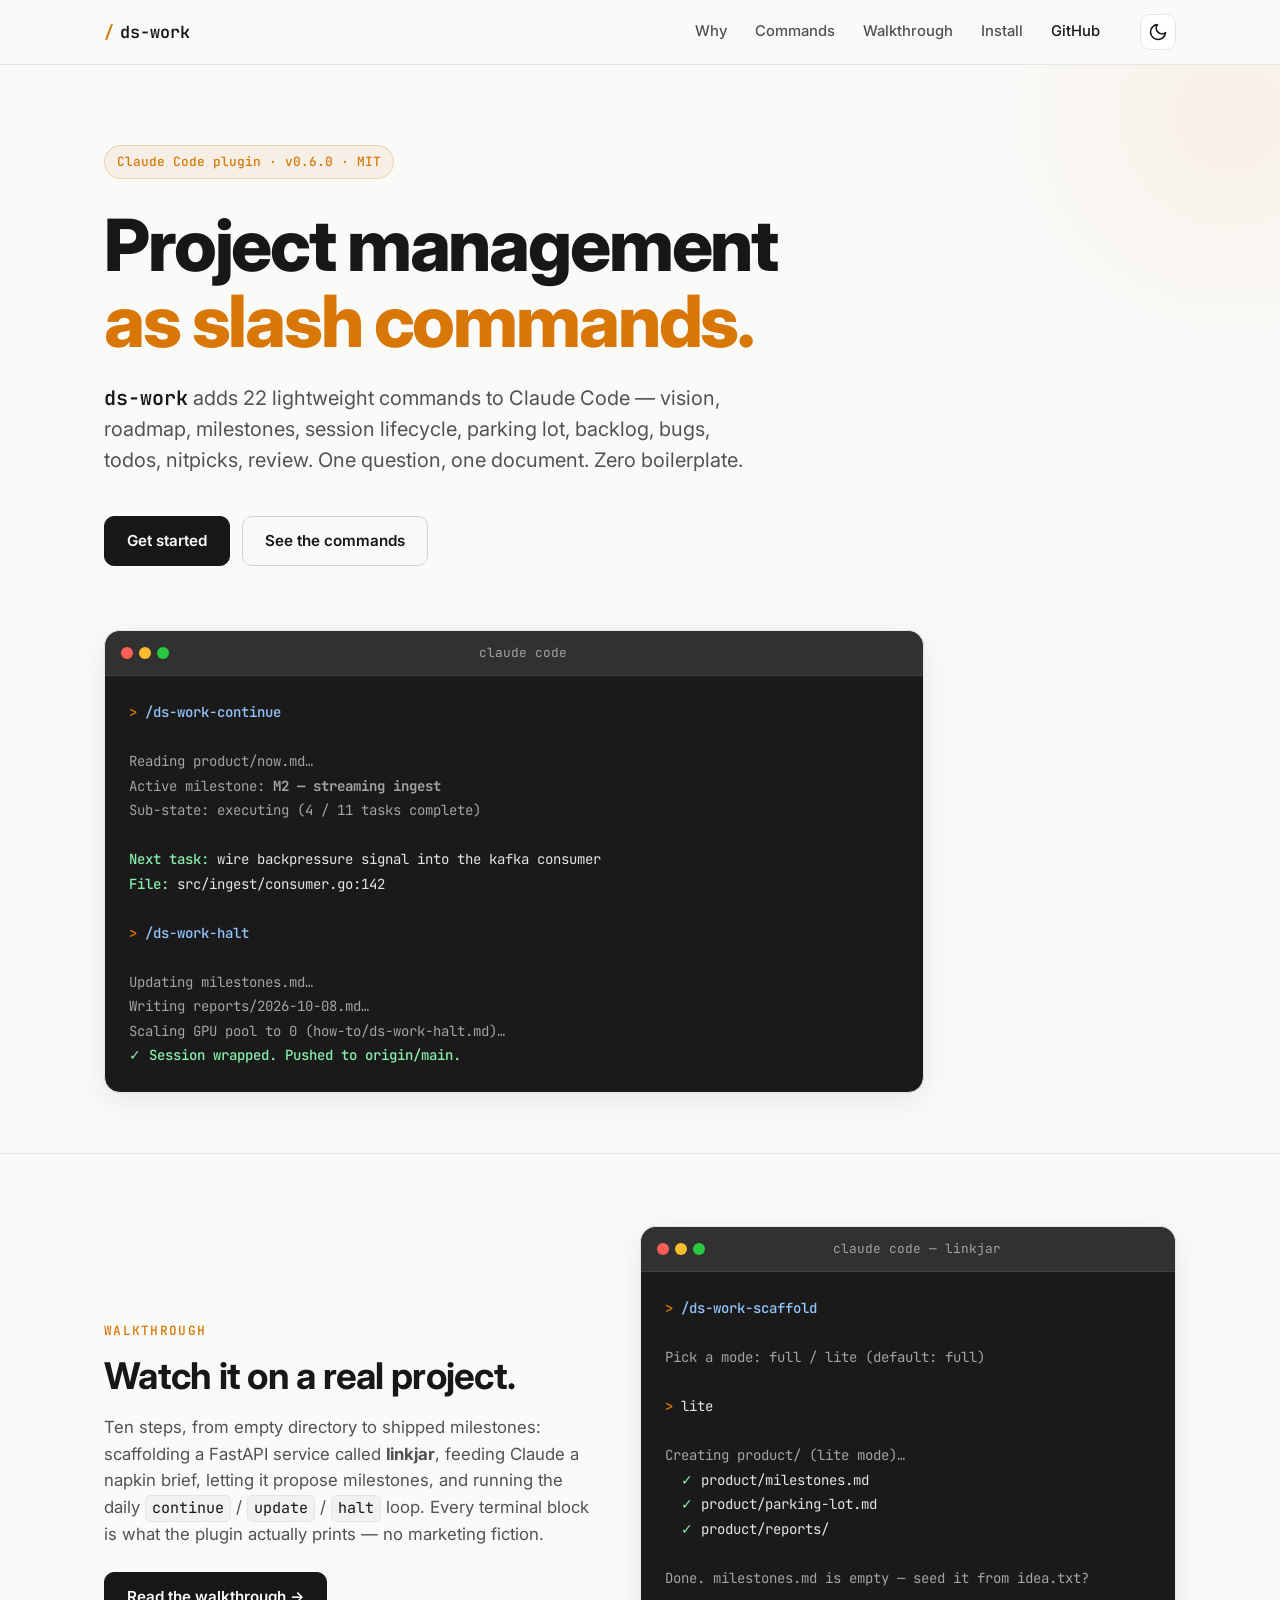
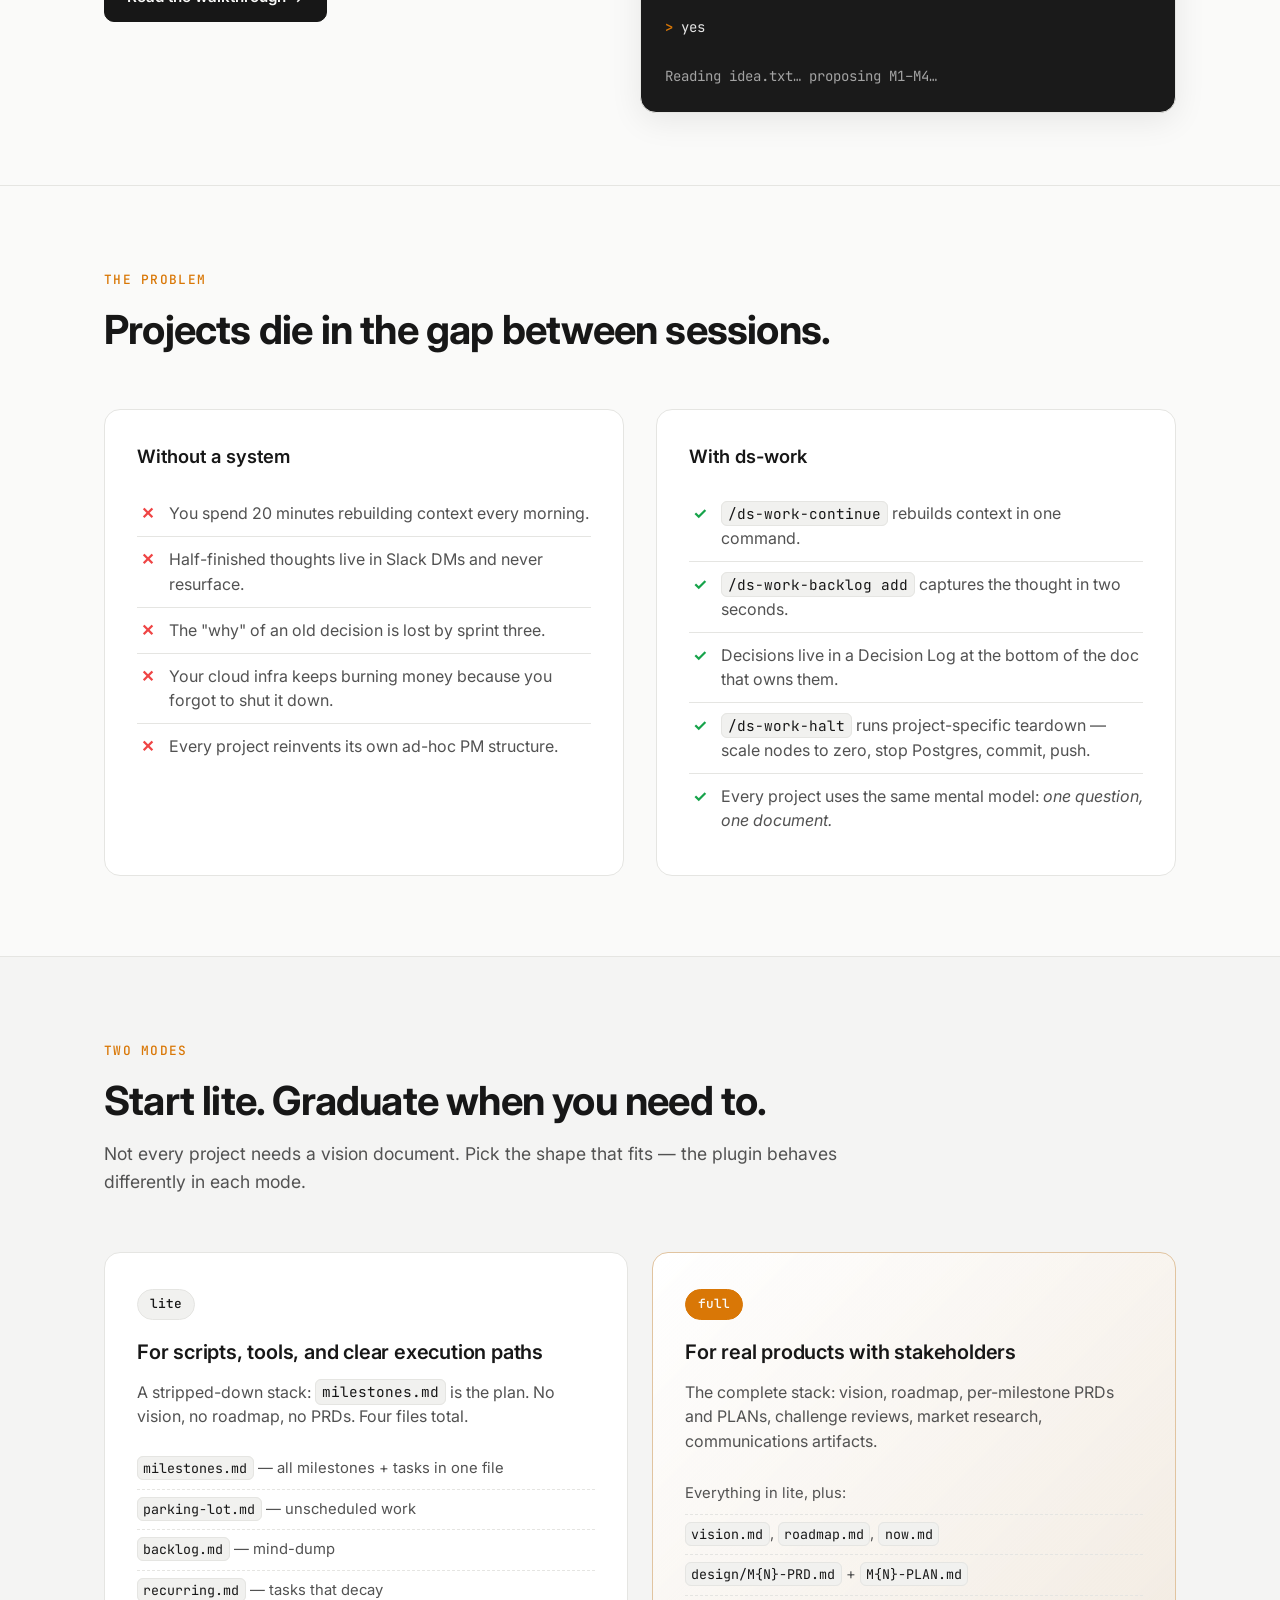
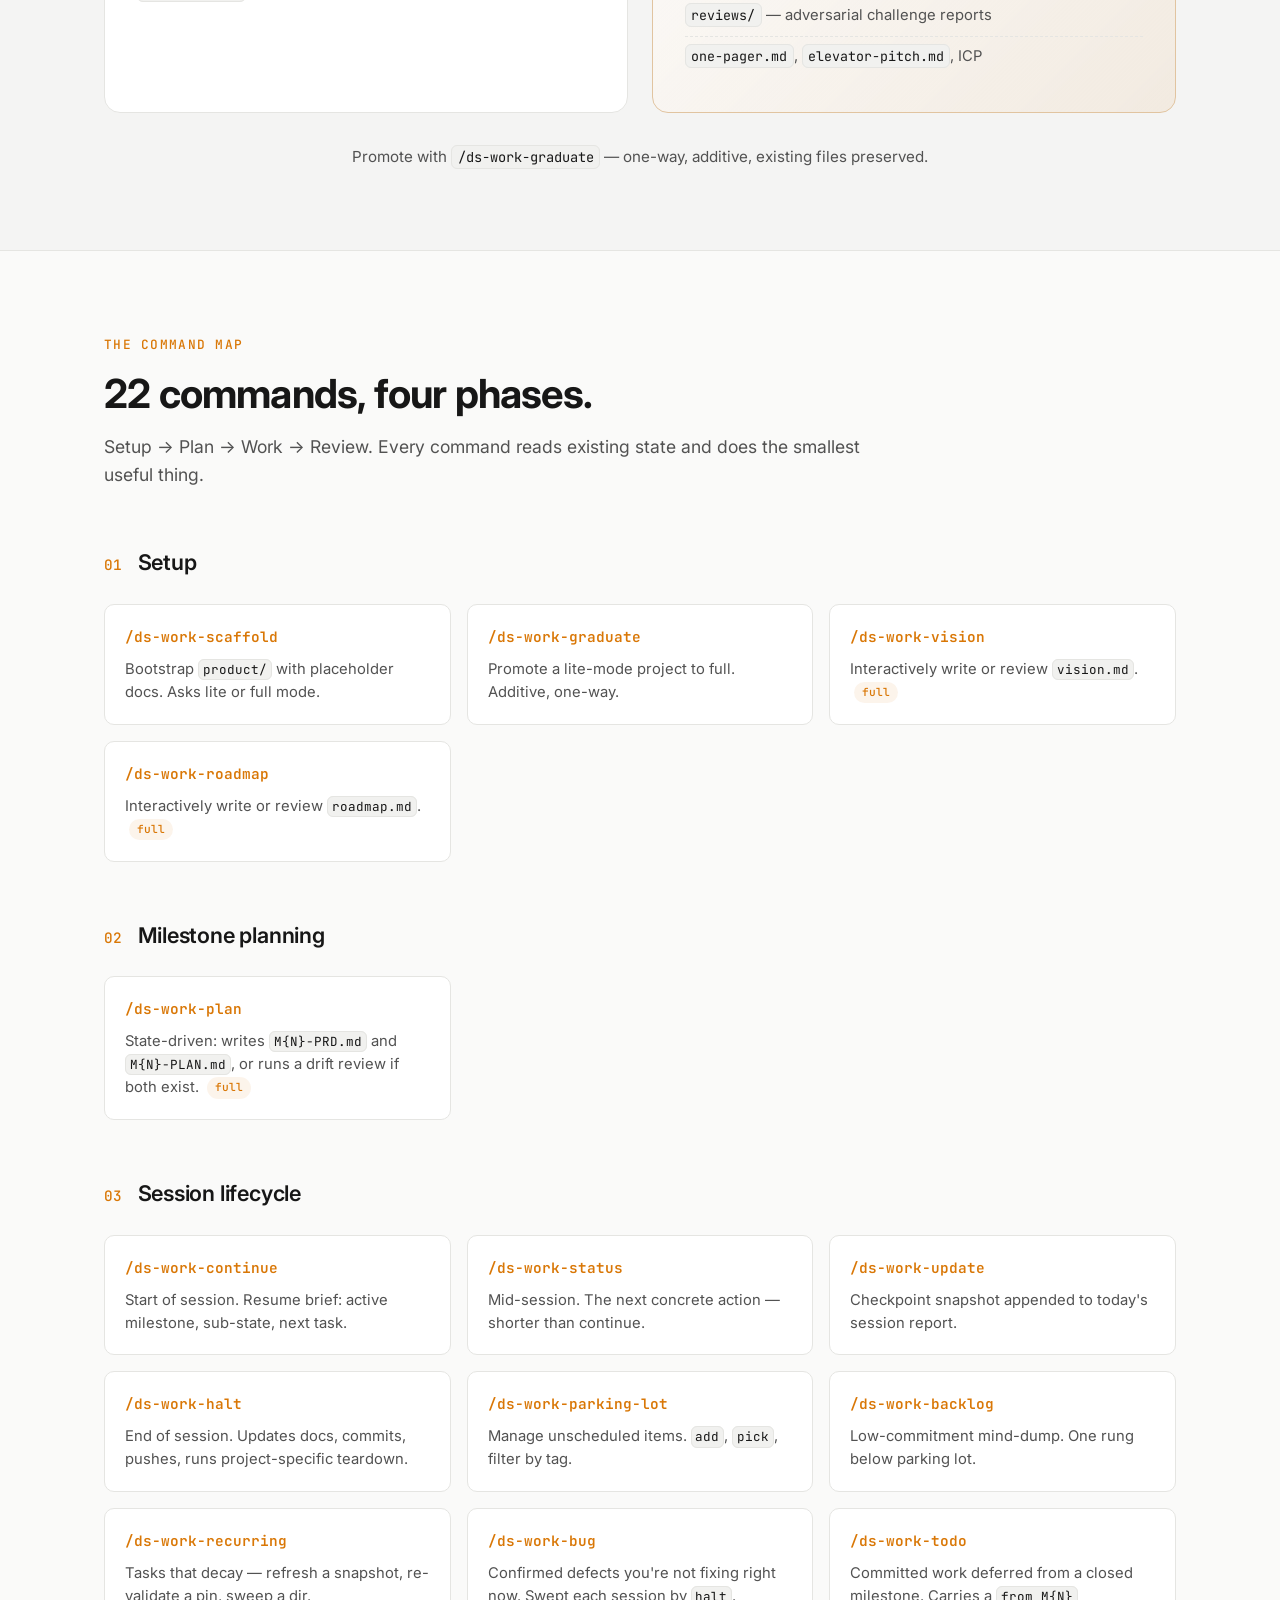
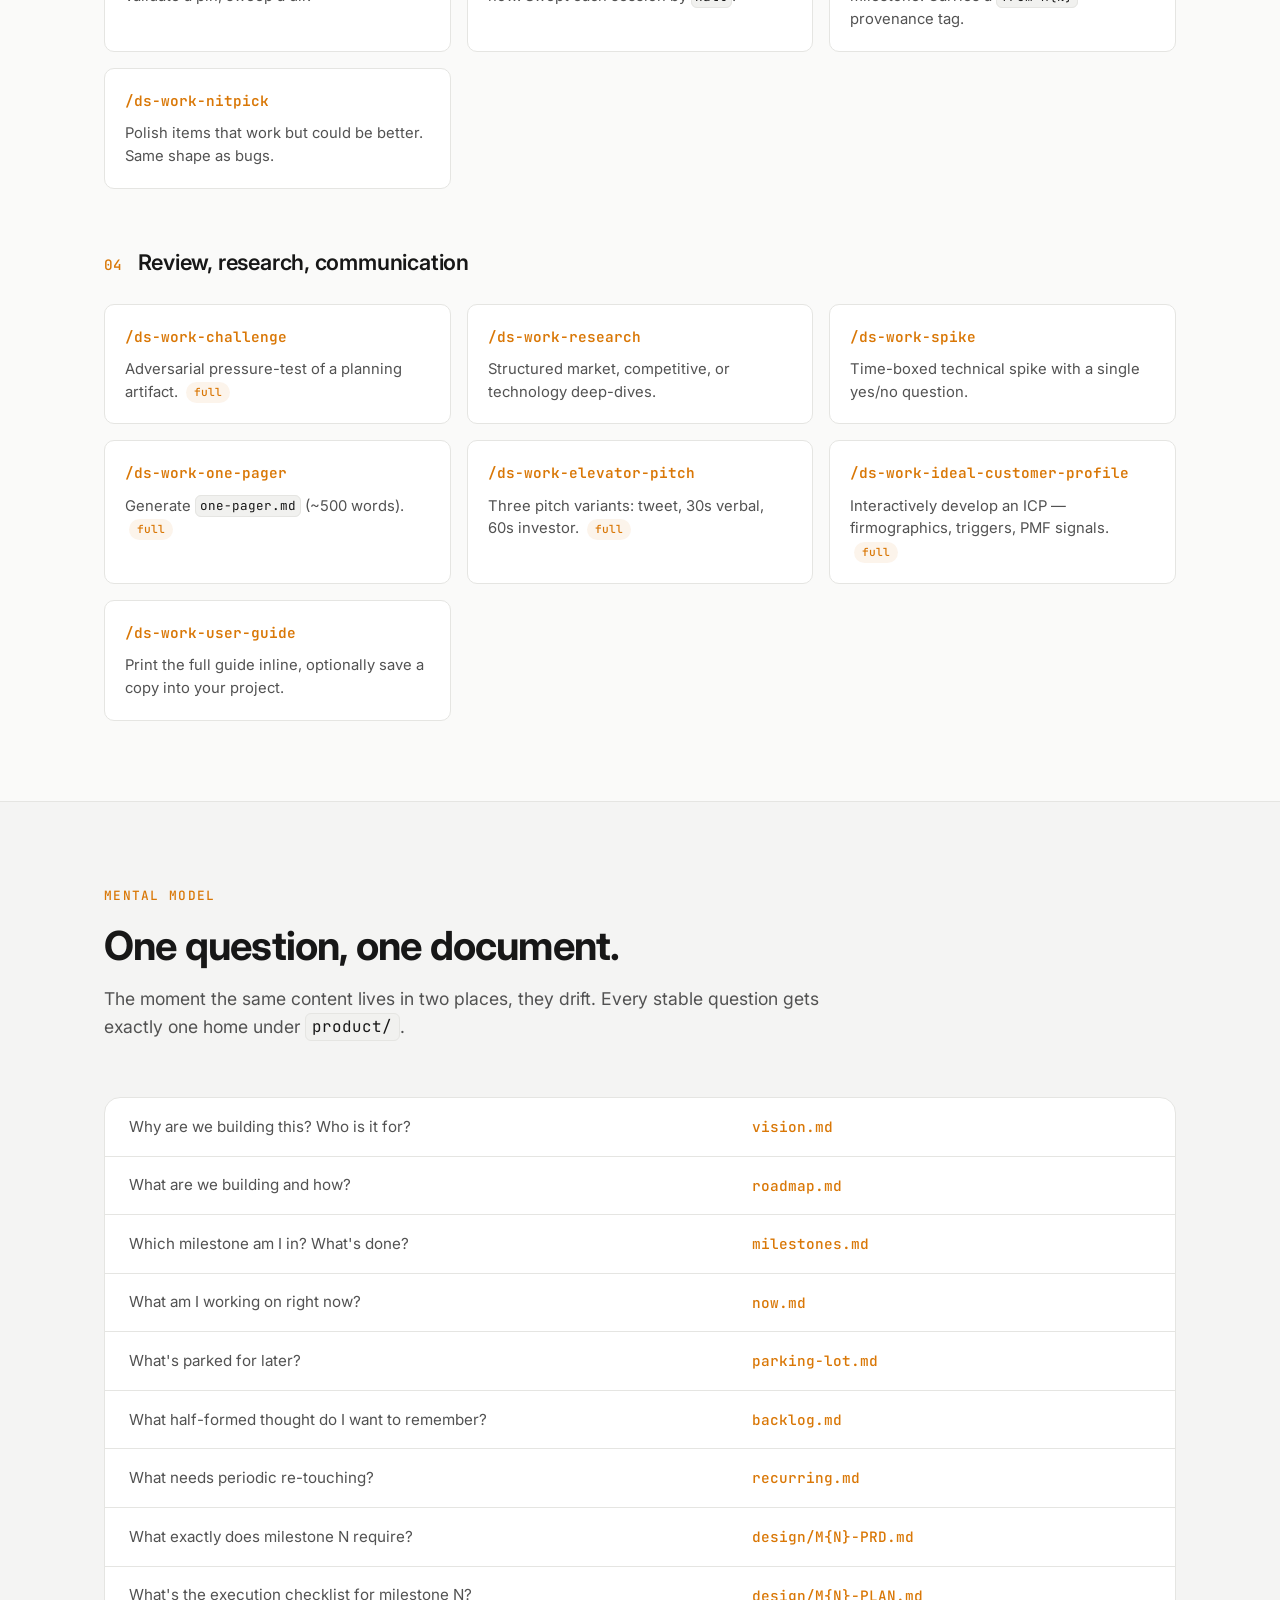
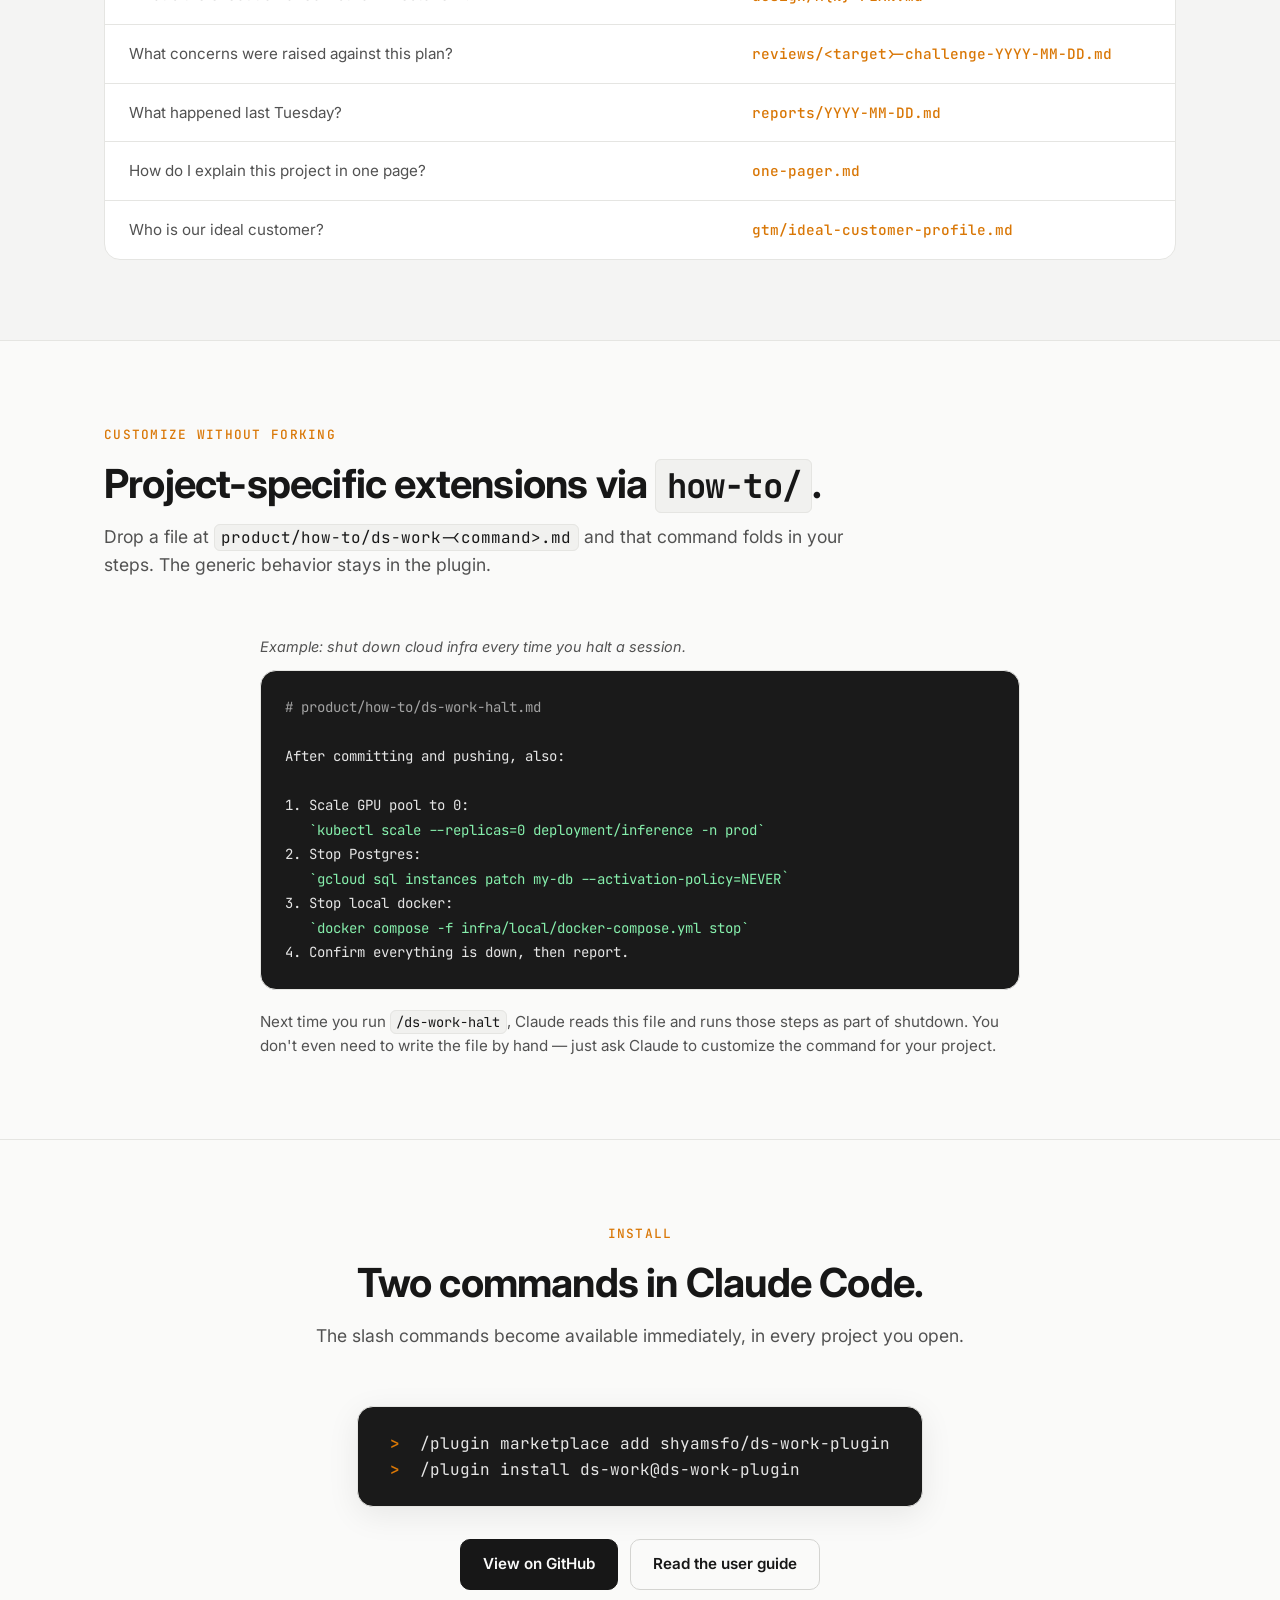
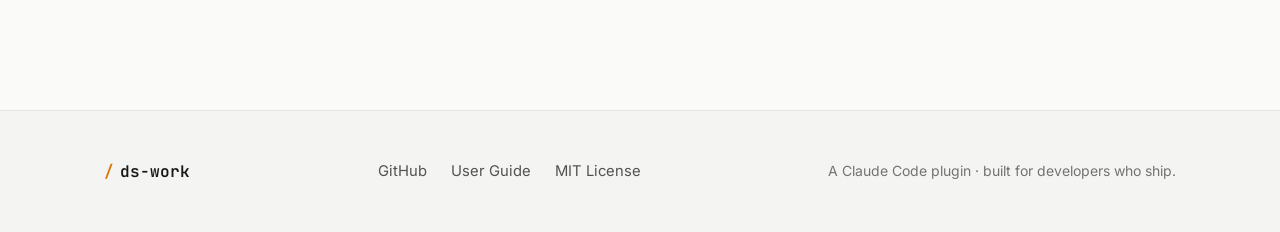
<file: docs/index.html>
<!DOCTYPE html>
<html lang="en" data-theme="light">
<head>
  <meta charset="UTF-8" />
  <meta name="viewport" content="width=device-width, initial-scale=1.0" />
  <title>ds-work — project management as slash commands for Claude Code</title>
  <meta name="description" content="A Claude Code plugin that adds 22 lightweight slash commands for managing software projects end-to-end: vision, roadmap, milestones, session lifecycle, parking lot, backlog, bugs, todos, nitpicks, and review." />
  <script>
    (function () {
      try {
        var stored = localStorage.getItem('ds-work-theme');
        var theme = (stored === 'light' || stored === 'dark')
          ? stored
          : (window.matchMedia('(prefers-color-scheme: dark)').matches ? 'dark' : 'light');
        document.documentElement.setAttribute('data-theme', theme);
      } catch (e) {}
    })();
  </script>
  <link rel="preconnect" href="https://fonts.googleapis.com" />
  <link rel="preconnect" href="https://fonts.gstatic.com" crossorigin />
  <link href="https://fonts.googleapis.com/css2?family=Inter:wght@400;500;600;700;800&family=JetBrains+Mono:wght@400;500;600&display=swap" rel="stylesheet" />
  <link rel="stylesheet" href="styles.css" />
</head>
<body>
  <header class="site-header">
    <div class="container header-inner">
      <a href="#" class="brand">
        <span class="brand-mark">/</span>
        <span class="brand-name">ds-work</span>
      </a>
      <nav class="site-nav">
        <a href="#why">Why</a>
        <a href="#commands">Commands</a>
        <a href="walkthrough.html">Walkthrough</a>
        <a href="#install">Install</a>
        <a href="https://github.com/shyamsfo/ds-work-plugin" class="nav-github" target="_blank" rel="noopener">GitHub</a>
      </nav>
      <button class="theme-toggle" id="themeToggle" aria-label="Toggle color theme" title="Toggle light/dark mode">
        <svg class="icon-sun" width="20" height="20" viewBox="0 0 24 24" fill="none" stroke="currentColor" stroke-width="2" stroke-linecap="round" stroke-linejoin="round" aria-hidden="true">
          <circle cx="12" cy="12" r="4"></circle>
          <path d="M12 2v2"></path>
          <path d="M12 20v2"></path>
          <path d="m4.93 4.93 1.41 1.41"></path>
          <path d="m17.66 17.66 1.41 1.41"></path>
          <path d="M2 12h2"></path>
          <path d="M20 12h2"></path>
          <path d="m6.34 17.66-1.41 1.41"></path>
          <path d="m19.07 4.93-1.41 1.41"></path>
        </svg>
        <svg class="icon-moon" width="20" height="20" viewBox="0 0 24 24" fill="none" stroke="currentColor" stroke-width="2" stroke-linecap="round" stroke-linejoin="round" aria-hidden="true">
          <path d="M21 12.79A9 9 0 1 1 11.21 3 7 7 0 0 0 21 12.79z"></path>
        </svg>
      </button>
    </div>
  </header>

  <main>
    <section class="hero">
      <div class="container">
        <div class="hero-badge">Claude Code plugin · v0.6.0 · MIT</div>
        <h1 class="hero-title">
          Project management<br />
          <span class="accent">as slash commands.</span>
        </h1>
        <p class="hero-subtitle">
          <strong>ds-work</strong> adds 22 lightweight commands to Claude Code — vision, roadmap, milestones, session lifecycle, parking lot, backlog, bugs, todos, nitpicks, review. One question, one document. Zero boilerplate.
        </p>
        <div class="hero-cta">
          <a href="#install" class="btn btn-primary">Get started</a>
          <a href="#commands" class="btn btn-secondary">See the commands</a>
        </div>
        <div class="hero-terminal" aria-hidden="true">
          <div class="terminal-chrome">
            <span class="dot dot-red"></span>
            <span class="dot dot-yellow"></span>
            <span class="dot dot-green"></span>
            <span class="terminal-title">claude code</span>
          </div>
          <pre class="terminal-body"><span class="prompt">&gt;</span> <span class="cmd">/ds-work-continue</span>

<span class="muted">Reading product/now.md…</span>
<span class="muted">Active milestone: <b>M2 — streaming ingest</b></span>
<span class="muted">Sub-state: executing (4 / 11 tasks complete)</span>

<span class="ok">Next task:</span> wire backpressure signal into the kafka consumer
<span class="ok">File:</span> src/ingest/consumer.go:142

<span class="prompt">&gt;</span> <span class="cmd">/ds-work-halt</span>

<span class="muted">Updating milestones.md…</span>
<span class="muted">Writing reports/2026-10-08.md…</span>
<span class="muted">Scaling GPU pool to 0 (how-to/ds-work-halt.md)…</span>
<span class="ok">✓ Session wrapped. Pushed to origin/main.</span></pre>
        </div>
      </div>
    </section>

    <section class="section section-walk-teaser">
      <div class="container">
        <div class="walk-teaser">
          <div class="walk-teaser-copy">
            <div class="eyebrow">Walkthrough</div>
            <h2>Watch it on a real project.</h2>
            <p>
              Ten steps, from empty directory to shipped milestones: scaffolding a FastAPI service called <strong>linkjar</strong>, feeding Claude a napkin brief, letting it propose milestones, and running the daily <code>continue</code> / <code>update</code> / <code>halt</code> loop. Every terminal block is what the plugin actually prints — no marketing fiction.
            </p>
            <a href="walkthrough.html" class="btn btn-primary">Read the walkthrough →</a>
          </div>
          <div class="walk-teaser-terminal" aria-hidden="true">
            <div class="terminal-chrome">
              <span class="dot dot-red"></span>
              <span class="dot dot-yellow"></span>
              <span class="dot dot-green"></span>
              <span class="terminal-title">claude code — linkjar</span>
            </div>
            <pre class="terminal-body"><span class="prompt">&gt;</span> <span class="cmd">/ds-work-scaffold</span>

<span class="muted">Pick a mode: full / lite (default: full)</span>

<span class="prompt">&gt;</span> lite

<span class="muted">Creating product/ (lite mode)…</span>
  <span class="ok">✓</span> product/milestones.md
  <span class="ok">✓</span> product/parking-lot.md
  <span class="ok">✓</span> product/reports/

<span class="muted">Done. milestones.md is empty — seed it from idea.txt?</span>

<span class="prompt">&gt;</span> yes

<span class="muted">Reading idea.txt… proposing M1–M4…</span></pre>
          </div>
        </div>
      </div>
    </section>

    <section id="why" class="section">
      <div class="container">
        <div class="section-head">
          <div class="eyebrow">The problem</div>
          <h2>Projects die in the gap between sessions.</h2>
        </div>
        <div class="two-col">
          <div class="col">
            <h3>Without a system</h3>
            <ul class="list-x">
              <li>You spend 20 minutes rebuilding context every morning.</li>
              <li>Half-finished thoughts live in Slack DMs and never resurface.</li>
              <li>The "why" of an old decision is lost by sprint three.</li>
              <li>Your cloud infra keeps burning money because you forgot to shut it down.</li>
              <li>Every project reinvents its own ad-hoc PM structure.</li>
            </ul>
          </div>
          <div class="col">
            <h3>With ds-work</h3>
            <ul class="list-check">
              <li><code>/ds-work-continue</code> rebuilds context in one command.</li>
              <li><code>/ds-work-backlog add</code> captures the thought in two seconds.</li>
              <li>Decisions live in a Decision Log at the bottom of the doc that owns them.</li>
              <li><code>/ds-work-halt</code> runs project-specific teardown — scale nodes to zero, stop Postgres, commit, push.</li>
              <li>Every project uses the same mental model: <em>one question, one document.</em></li>
            </ul>
          </div>
        </div>
      </div>
    </section>

    <section class="section section-alt">
      <div class="container">
        <div class="section-head">
          <div class="eyebrow">Two modes</div>
          <h2>Start lite. Graduate when you need to.</h2>
          <p class="section-lead">
            Not every project needs a vision document. Pick the shape that fits — the plugin behaves differently in each mode.
          </p>
        </div>
        <div class="modes">
          <article class="mode-card">
            <div class="mode-badge">lite</div>
            <h3>For scripts, tools, and clear execution paths</h3>
            <p>A stripped-down stack: <code>milestones.md</code> is the plan. No vision, no roadmap, no PRDs. Four files total.</p>
            <ul class="mode-files">
              <li><code>milestones.md</code> — all milestones + tasks in one file</li>
              <li><code>parking-lot.md</code> — unscheduled work</li>
              <li><code>backlog.md</code> — mind-dump</li>
              <li><code>recurring.md</code> — tasks that decay</li>
            </ul>
          </article>
          <article class="mode-card mode-card-accent">
            <div class="mode-badge">full</div>
            <h3>For real products with stakeholders</h3>
            <p>The complete stack: vision, roadmap, per-milestone PRDs and PLANs, challenge reviews, market research, communications artifacts.</p>
            <ul class="mode-files">
              <li>Everything in lite, plus:</li>
              <li><code>vision.md</code>, <code>roadmap.md</code>, <code>now.md</code></li>
              <li><code>design/M{N}-PRD.md</code> + <code>M{N}-PLAN.md</code></li>
              <li><code>reviews/</code> — adversarial challenge reports</li>
              <li><code>one-pager.md</code>, <code>elevator-pitch.md</code>, ICP</li>
            </ul>
          </article>
        </div>
        <p class="section-footnote">
          Promote with <code>/ds-work-graduate</code> — one-way, additive, existing files preserved.
        </p>
      </div>
    </section>

    <section id="commands" class="section">
      <div class="container">
        <div class="section-head">
          <div class="eyebrow">The command map</div>
          <h2>22 commands, four phases.</h2>
          <p class="section-lead">
            Setup → Plan → Work → Review. Every command reads existing state and does the smallest useful thing.
          </p>
        </div>

        <div class="phase">
          <h3 class="phase-title"><span class="phase-num">01</span> Setup</h3>
          <div class="cmd-grid">
            <div class="cmd-card">
              <code class="cmd-name">/ds-work-scaffold</code>
              <p>Bootstrap <code>product/</code> with placeholder docs. Asks lite or full mode.</p>
            </div>
            <div class="cmd-card">
              <code class="cmd-name">/ds-work-graduate</code>
              <p>Promote a lite-mode project to full. Additive, one-way.</p>
            </div>
            <div class="cmd-card">
              <code class="cmd-name">/ds-work-vision</code>
              <p>Interactively write or review <code>vision.md</code>. <span class="pill">full</span></p>
            </div>
            <div class="cmd-card">
              <code class="cmd-name">/ds-work-roadmap</code>
              <p>Interactively write or review <code>roadmap.md</code>. <span class="pill">full</span></p>
            </div>
          </div>
        </div>

        <div class="phase">
          <h3 class="phase-title"><span class="phase-num">02</span> Milestone planning</h3>
          <div class="cmd-grid">
            <div class="cmd-card">
              <code class="cmd-name">/ds-work-plan</code>
              <p>State-driven: writes <code>M{N}-PRD.md</code> and <code>M{N}-PLAN.md</code>, or runs a drift review if both exist. <span class="pill">full</span></p>
            </div>
          </div>
        </div>

        <div class="phase">
          <h3 class="phase-title"><span class="phase-num">03</span> Session lifecycle</h3>
          <div class="cmd-grid">
            <div class="cmd-card">
              <code class="cmd-name">/ds-work-continue</code>
              <p>Start of session. Resume brief: active milestone, sub-state, next task.</p>
            </div>
            <div class="cmd-card">
              <code class="cmd-name">/ds-work-status</code>
              <p>Mid-session. The next concrete action — shorter than continue.</p>
            </div>
            <div class="cmd-card">
              <code class="cmd-name">/ds-work-update</code>
              <p>Checkpoint snapshot appended to today's session report.</p>
            </div>
            <div class="cmd-card">
              <code class="cmd-name">/ds-work-halt</code>
              <p>End of session. Updates docs, commits, pushes, runs project-specific teardown.</p>
            </div>
            <div class="cmd-card">
              <code class="cmd-name">/ds-work-parking-lot</code>
              <p>Manage unscheduled items. <code>add</code>, <code>pick</code>, filter by tag.</p>
            </div>
            <div class="cmd-card">
              <code class="cmd-name">/ds-work-backlog</code>
              <p>Low-commitment mind-dump. One rung below parking lot.</p>
            </div>
            <div class="cmd-card">
              <code class="cmd-name">/ds-work-recurring</code>
              <p>Tasks that decay — refresh a snapshot, re-validate a pin, sweep a dir.</p>
            </div>
            <div class="cmd-card">
              <code class="cmd-name">/ds-work-bug</code>
              <p>Confirmed defects you're not fixing right now. Swept each session by <code>halt</code>.</p>
            </div>
            <div class="cmd-card">
              <code class="cmd-name">/ds-work-todo</code>
              <p>Committed work deferred from a closed milestone. Carries a <code>from M{N}</code> provenance tag.</p>
            </div>
            <div class="cmd-card">
              <code class="cmd-name">/ds-work-nitpick</code>
              <p>Polish items that work but could be better. Same shape as bugs.</p>
            </div>
          </div>
        </div>

        <div class="phase">
          <h3 class="phase-title"><span class="phase-num">04</span> Review, research, communication</h3>
          <div class="cmd-grid">
            <div class="cmd-card">
              <code class="cmd-name">/ds-work-challenge</code>
              <p>Adversarial pressure-test of a planning artifact. <span class="pill">full</span></p>
            </div>
            <div class="cmd-card">
              <code class="cmd-name">/ds-work-research</code>
              <p>Structured market, competitive, or technology deep-dives.</p>
            </div>
            <div class="cmd-card">
              <code class="cmd-name">/ds-work-spike</code>
              <p>Time-boxed technical spike with a single yes/no question.</p>
            </div>
            <div class="cmd-card">
              <code class="cmd-name">/ds-work-one-pager</code>
              <p>Generate <code>one-pager.md</code> (~500 words). <span class="pill">full</span></p>
            </div>
            <div class="cmd-card">
              <code class="cmd-name">/ds-work-elevator-pitch</code>
              <p>Three pitch variants: tweet, 30s verbal, 60s investor. <span class="pill">full</span></p>
            </div>
            <div class="cmd-card">
              <code class="cmd-name">/ds-work-ideal-customer-profile</code>
              <p>Interactively develop an ICP — firmographics, triggers, PMF signals. <span class="pill">full</span></p>
            </div>
            <div class="cmd-card">
              <code class="cmd-name">/ds-work-user-guide</code>
              <p>Print the full guide inline, optionally save a copy into your project.</p>
            </div>
          </div>
        </div>
      </div>
    </section>

    <section id="stack" class="section section-alt">
      <div class="container">
        <div class="section-head">
          <div class="eyebrow">Mental model</div>
          <h2>One question, one document.</h2>
          <p class="section-lead">
            The moment the same content lives in two places, they drift. Every stable question gets exactly one home under <code>product/</code>.
          </p>
        </div>
        <div class="qa-table">
          <div class="qa-row"><div class="qa-q">Why are we building this? Who is it for?</div><div class="qa-a"><code>vision.md</code></div></div>
          <div class="qa-row"><div class="qa-q">What are we building and how?</div><div class="qa-a"><code>roadmap.md</code></div></div>
          <div class="qa-row"><div class="qa-q">Which milestone am I in? What's done?</div><div class="qa-a"><code>milestones.md</code></div></div>
          <div class="qa-row"><div class="qa-q">What am I working on right now?</div><div class="qa-a"><code>now.md</code></div></div>
          <div class="qa-row"><div class="qa-q">What's parked for later?</div><div class="qa-a"><code>parking-lot.md</code></div></div>
          <div class="qa-row"><div class="qa-q">What half-formed thought do I want to remember?</div><div class="qa-a"><code>backlog.md</code></div></div>
          <div class="qa-row"><div class="qa-q">What needs periodic re-touching?</div><div class="qa-a"><code>recurring.md</code></div></div>
          <div class="qa-row"><div class="qa-q">What exactly does milestone N require?</div><div class="qa-a"><code>design/M{N}-PRD.md</code></div></div>
          <div class="qa-row"><div class="qa-q">What's the execution checklist for milestone N?</div><div class="qa-a"><code>design/M{N}-PLAN.md</code></div></div>
          <div class="qa-row"><div class="qa-q">What concerns were raised against this plan?</div><div class="qa-a"><code>reviews/&lt;target&gt;-challenge-YYYY-MM-DD.md</code></div></div>
          <div class="qa-row"><div class="qa-q">What happened last Tuesday?</div><div class="qa-a"><code>reports/YYYY-MM-DD.md</code></div></div>
          <div class="qa-row"><div class="qa-q">How do I explain this project in one page?</div><div class="qa-a"><code>one-pager.md</code></div></div>
          <div class="qa-row"><div class="qa-q">Who is our ideal customer?</div><div class="qa-a"><code>gtm/ideal-customer-profile.md</code></div></div>
        </div>
      </div>
    </section>

    <section class="section">
      <div class="container">
        <div class="section-head">
          <div class="eyebrow">Customize without forking</div>
          <h2>Project-specific extensions via <code>how-to/</code>.</h2>
          <p class="section-lead">
            Drop a file at <code>product/how-to/ds-work-&lt;command&gt;.md</code> and that command folds in your steps. The generic behavior stays in the plugin.
          </p>
        </div>
        <div class="howto-example">
          <div class="howto-caption">Example: shut down cloud infra every time you halt a session.</div>
          <pre class="code-block"><span class="code-comment"># product/how-to/ds-work-halt.md</span>

After committing and pushing, also:

1. Scale GPU pool to 0:
   <span class="code-str">`kubectl scale --replicas=0 deployment/inference -n prod`</span>
2. Stop Postgres:
   <span class="code-str">`gcloud sql instances patch my-db --activation-policy=NEVER`</span>
3. Stop local docker:
   <span class="code-str">`docker compose -f infra/local/docker-compose.yml stop`</span>
4. Confirm everything is down, then report.</pre>
          <p class="howto-footer">Next time you run <code>/ds-work-halt</code>, Claude reads this file and runs those steps as part of shutdown. You don't even need to write the file by hand — just ask Claude to customize the command for your project.</p>
        </div>
      </div>
    </section>

    <section id="install" class="section section-cta">
      <div class="container">
        <div class="section-head center">
          <div class="eyebrow">Install</div>
          <h2>Two commands in Claude Code.</h2>
          <p class="section-lead">The slash commands become available immediately, in every project you open.</p>
        </div>
        <pre class="install-block"><span class="prompt">&gt;</span> /plugin marketplace add shyamsfo/ds-work-plugin
<span class="prompt">&gt;</span> /plugin install ds-work@ds-work-plugin</pre>
        <div class="cta-row">
          <a href="https://github.com/shyamsfo/ds-work-plugin" class="btn btn-primary" target="_blank" rel="noopener">View on GitHub</a>
          <a href="https://github.com/shyamsfo/ds-work-plugin/blob/main/USER-GUIDE.md" class="btn btn-secondary" target="_blank" rel="noopener">Read the user guide</a>
        </div>
      </div>
    </section>
  </main>

  <footer class="site-footer">
    <div class="container footer-inner">
      <div class="footer-brand">
        <span class="brand-mark">/</span>
        <span class="brand-name">ds-work</span>
      </div>
      <div class="footer-links">
        <a href="https://github.com/shyamsfo/ds-work-plugin" target="_blank" rel="noopener">GitHub</a>
        <a href="https://github.com/shyamsfo/ds-work-plugin/blob/main/USER-GUIDE.md" target="_blank" rel="noopener">User Guide</a>
        <a href="https://github.com/shyamsfo/ds-work-plugin/blob/main/LICENSE" target="_blank" rel="noopener">MIT License</a>
      </div>
      <div class="footer-meta">A Claude Code plugin · built for developers who ship.</div>
    </div>
  </footer>

  <script src="script.js"></script>
</body>
</html>
</file>
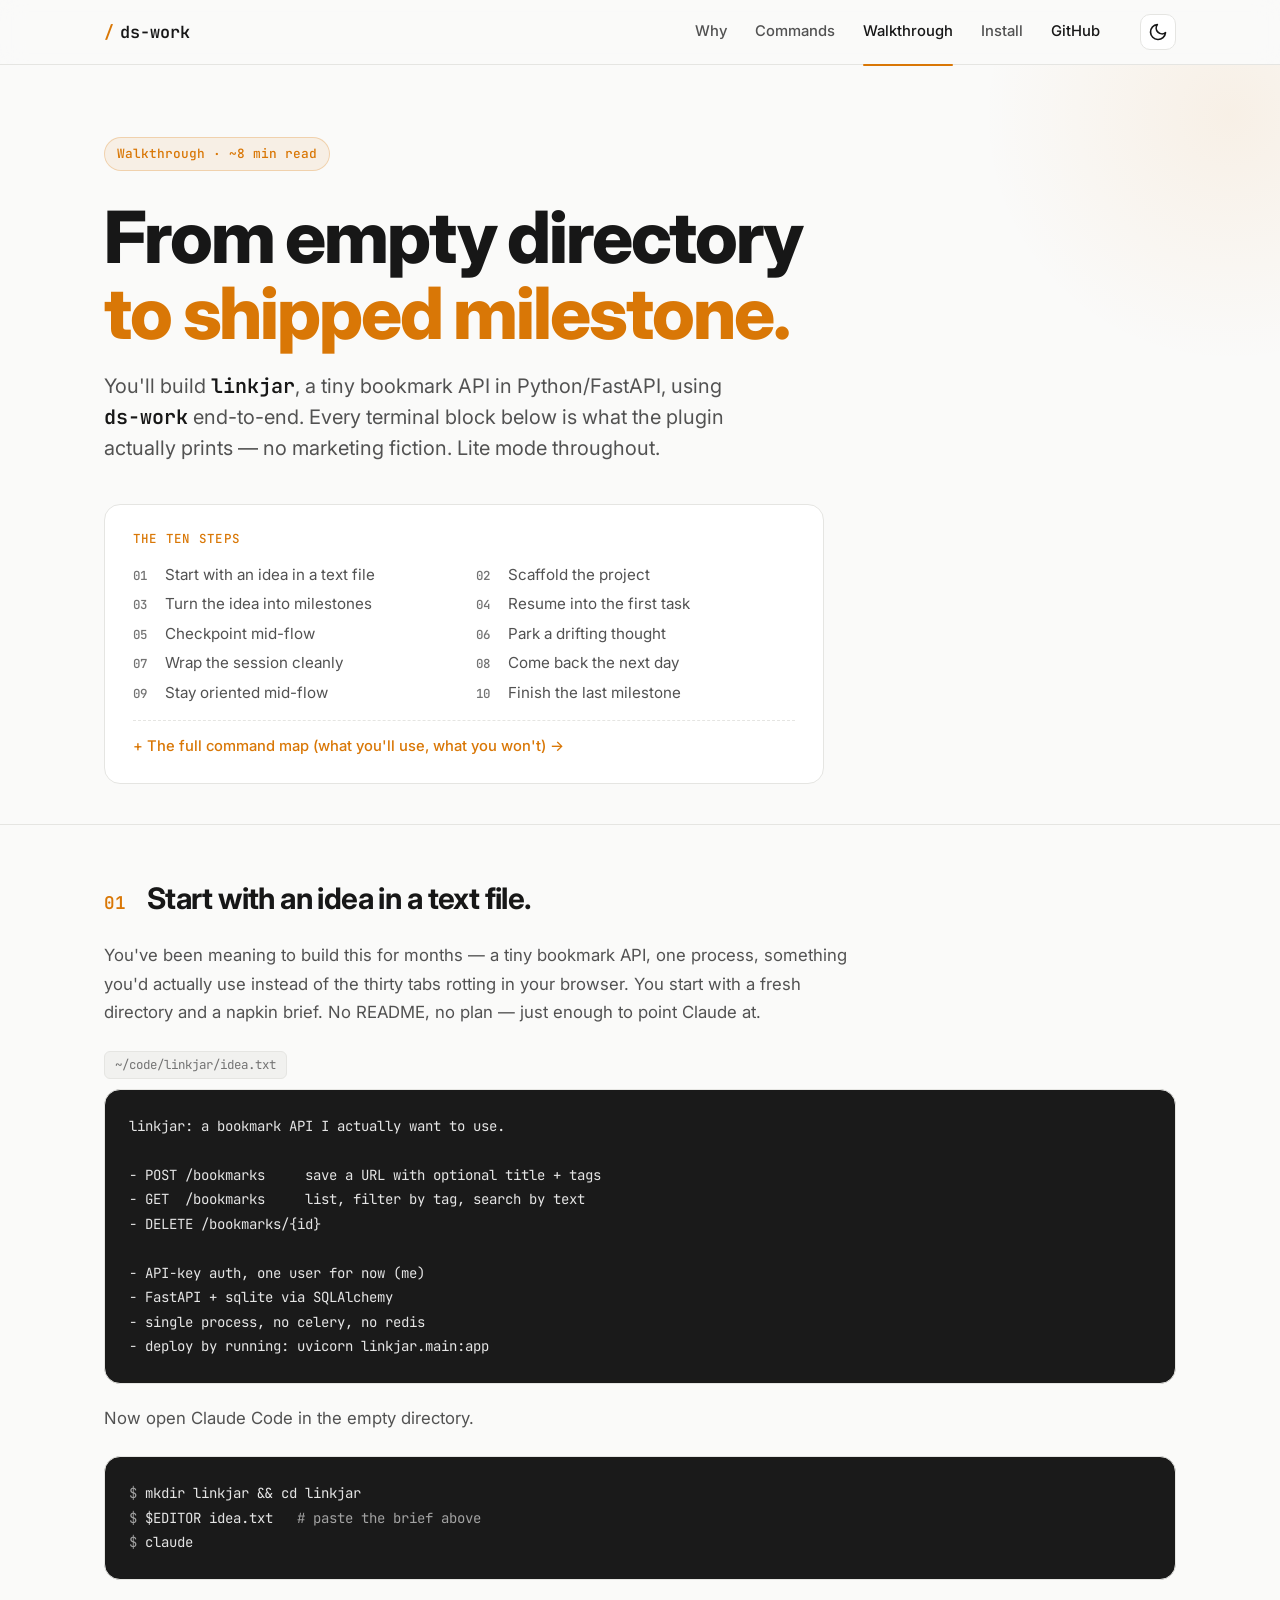
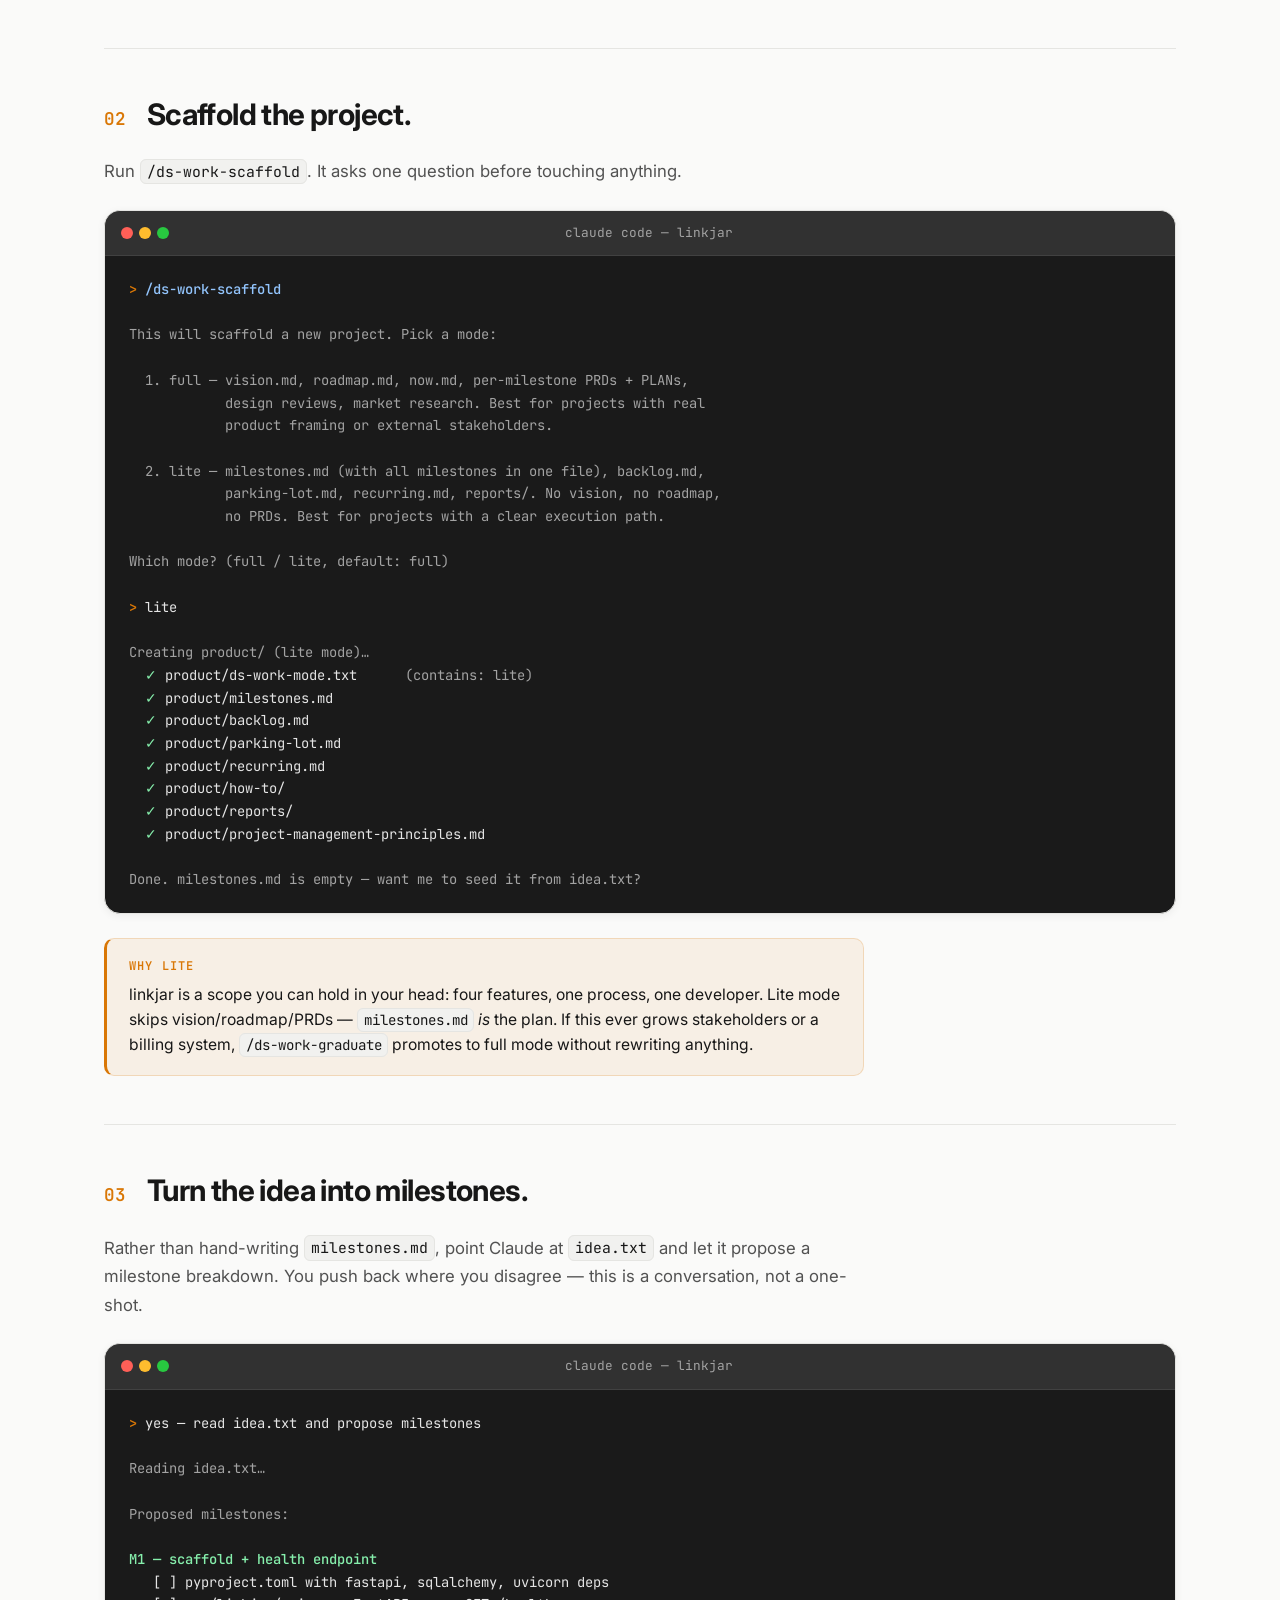
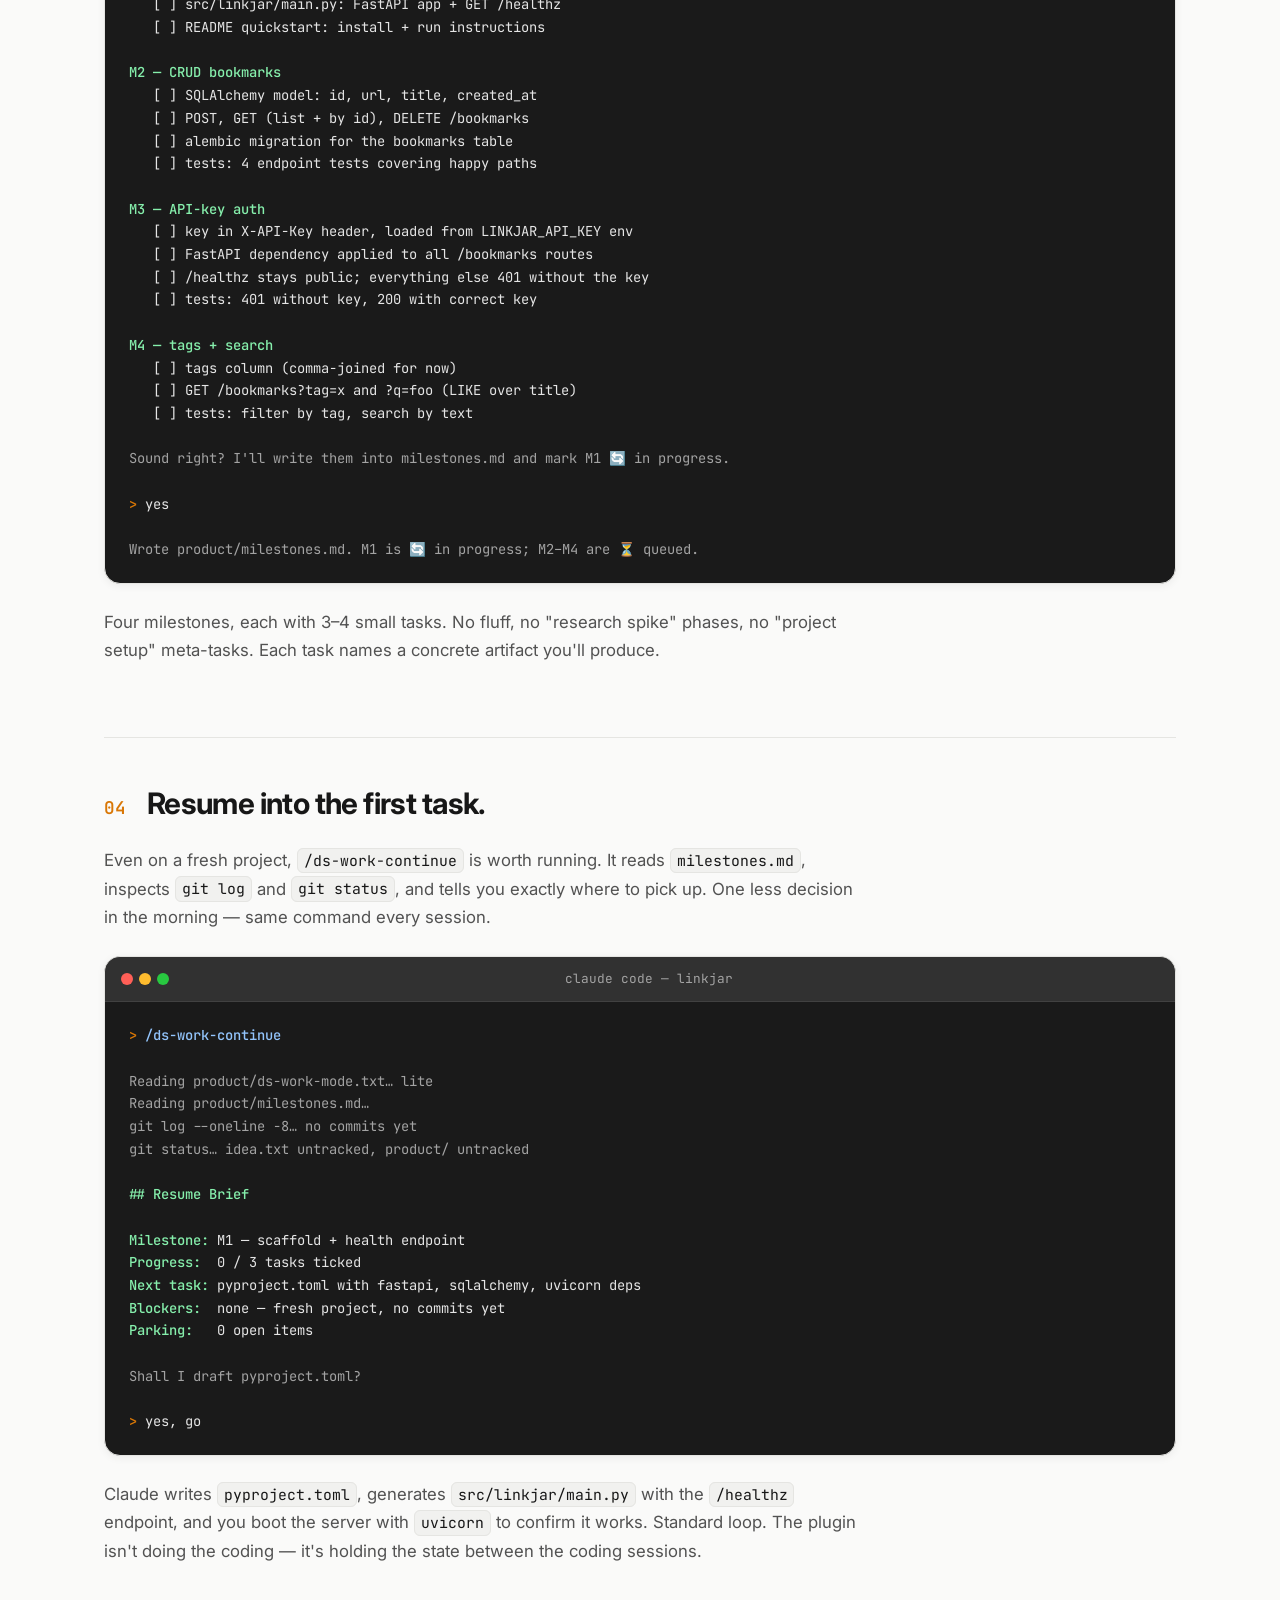
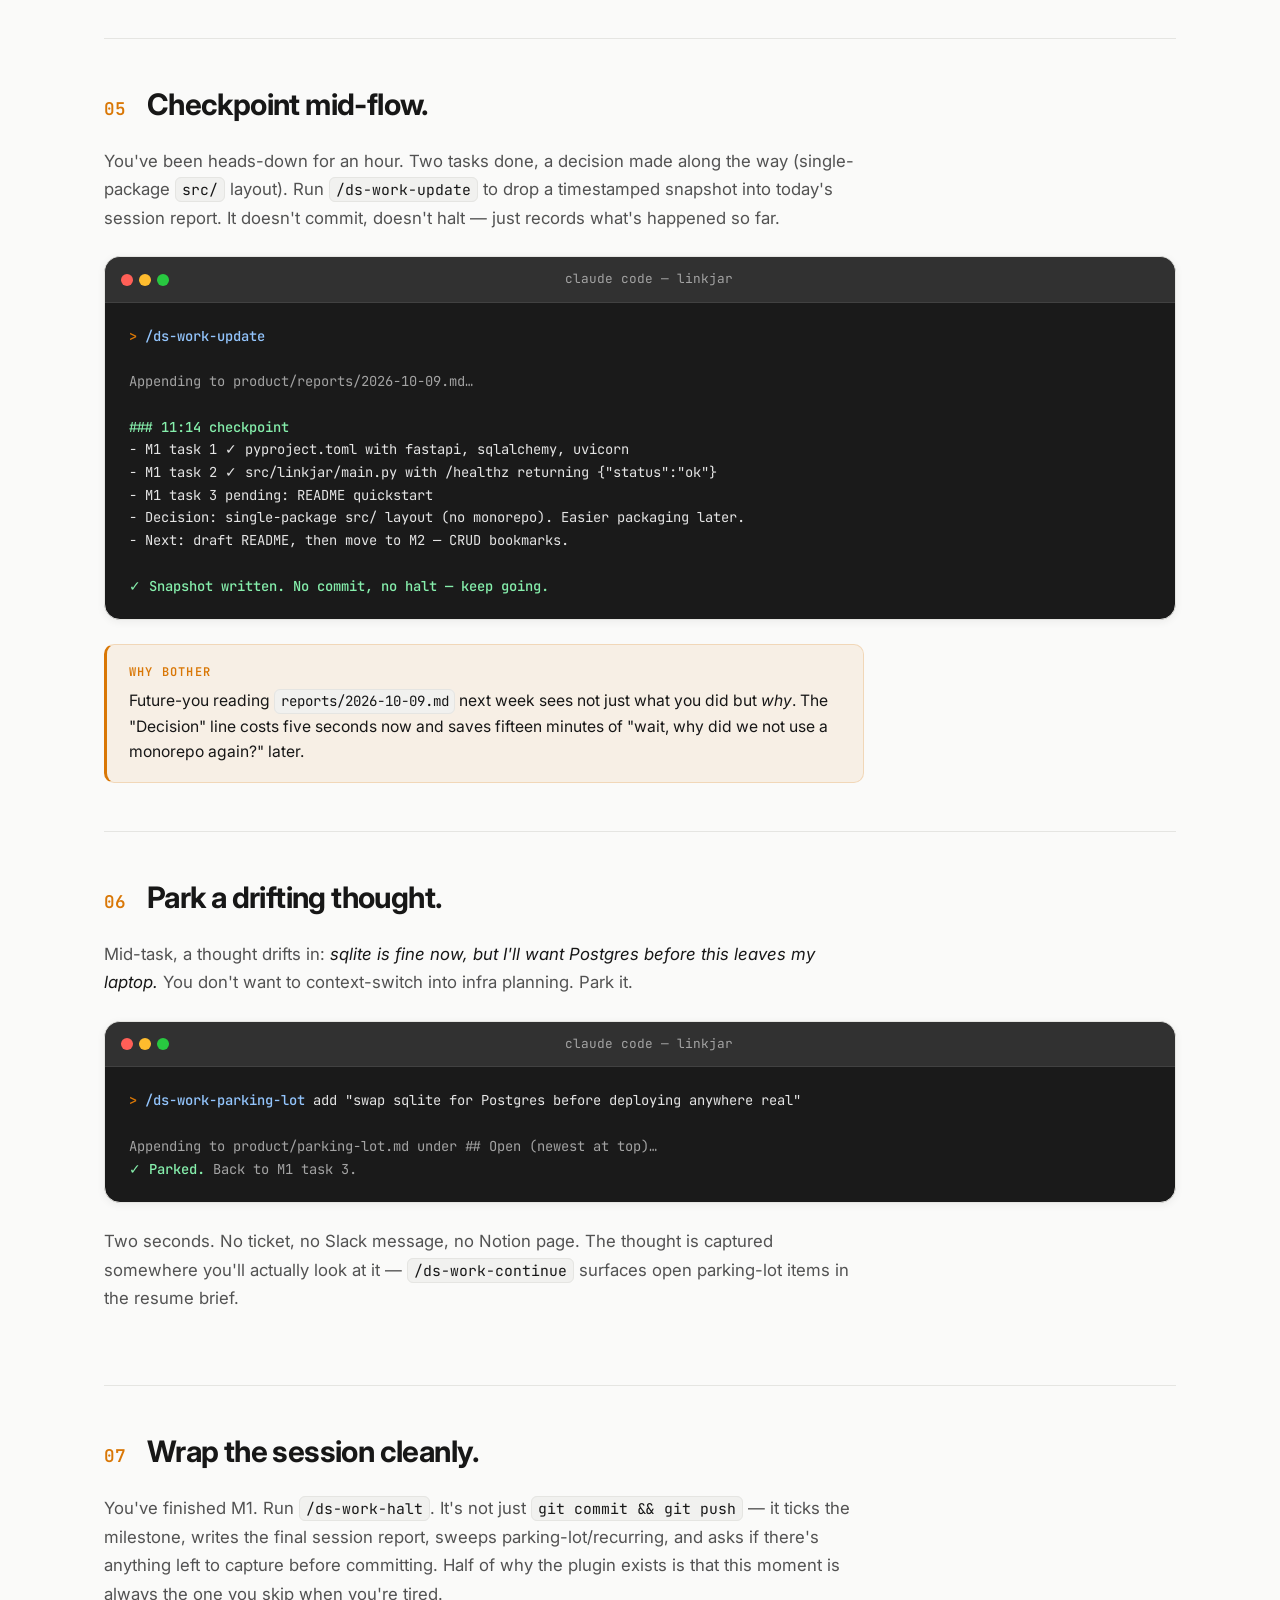
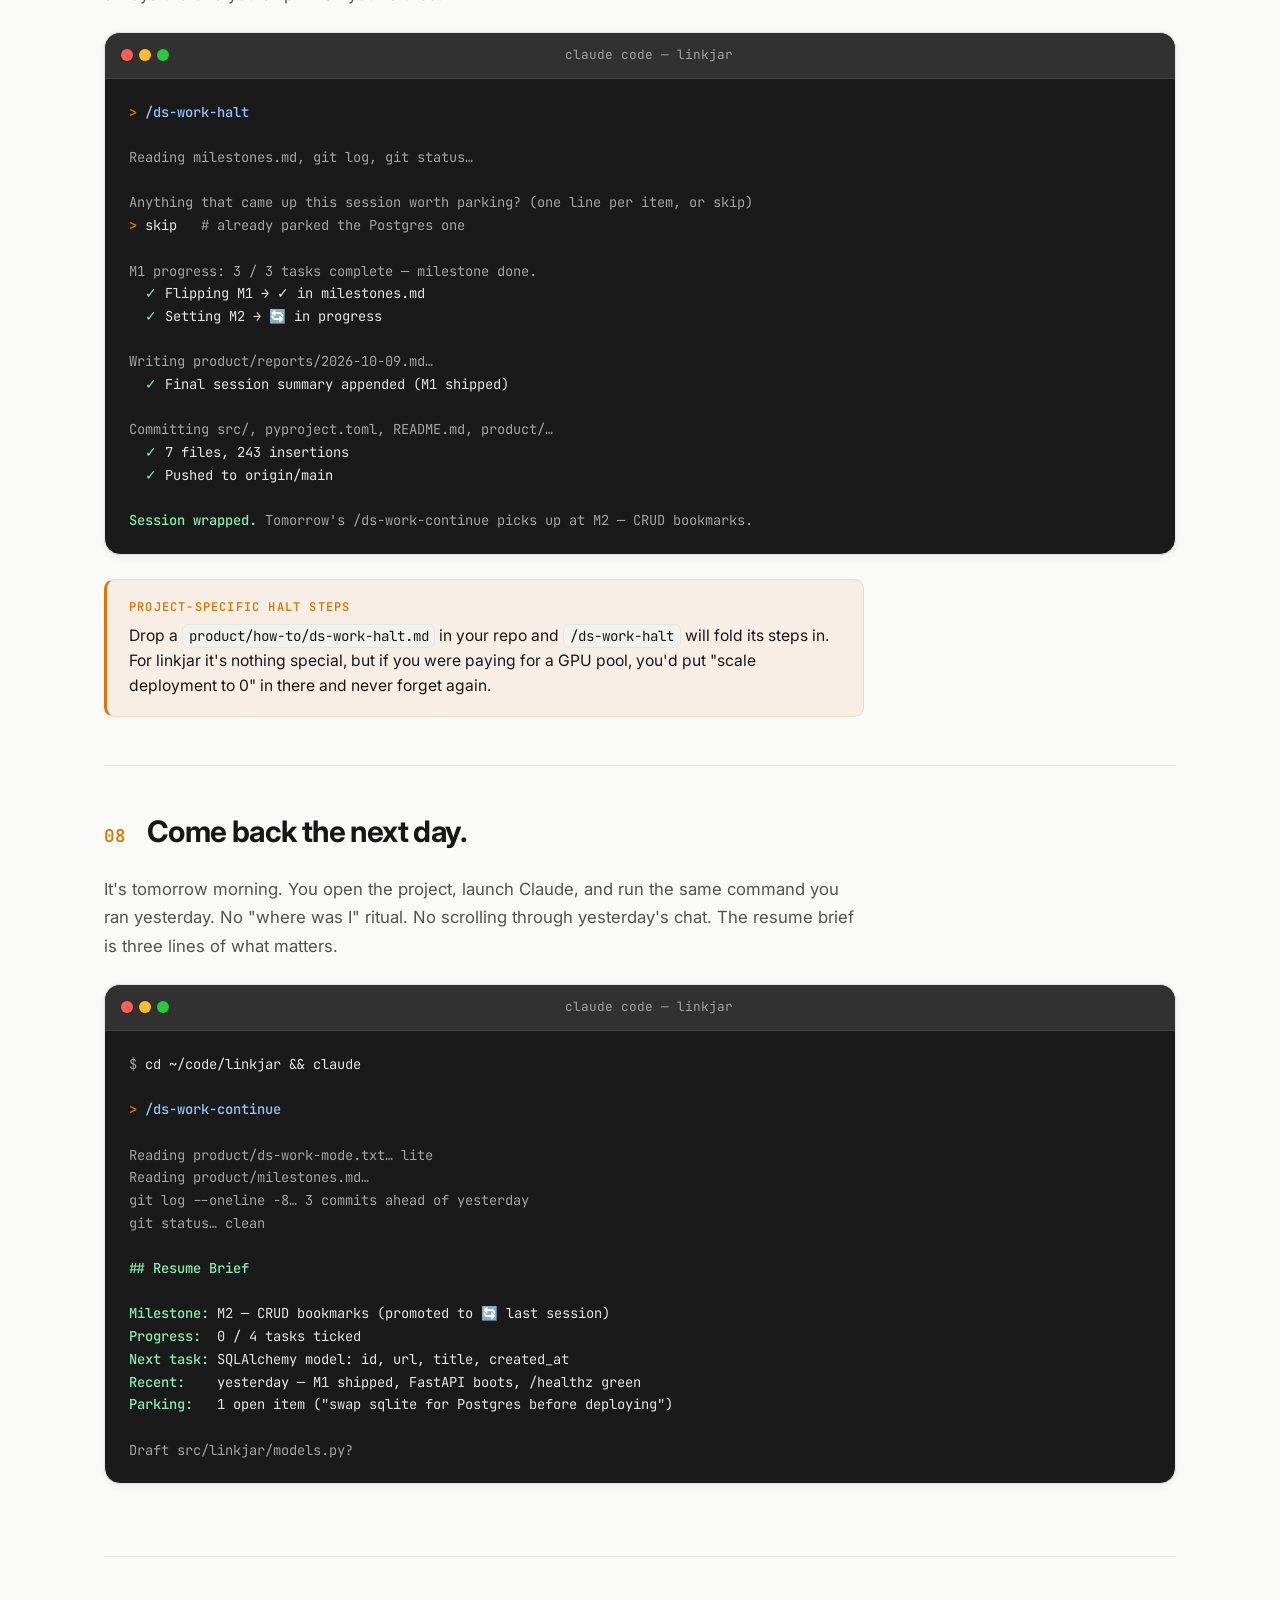
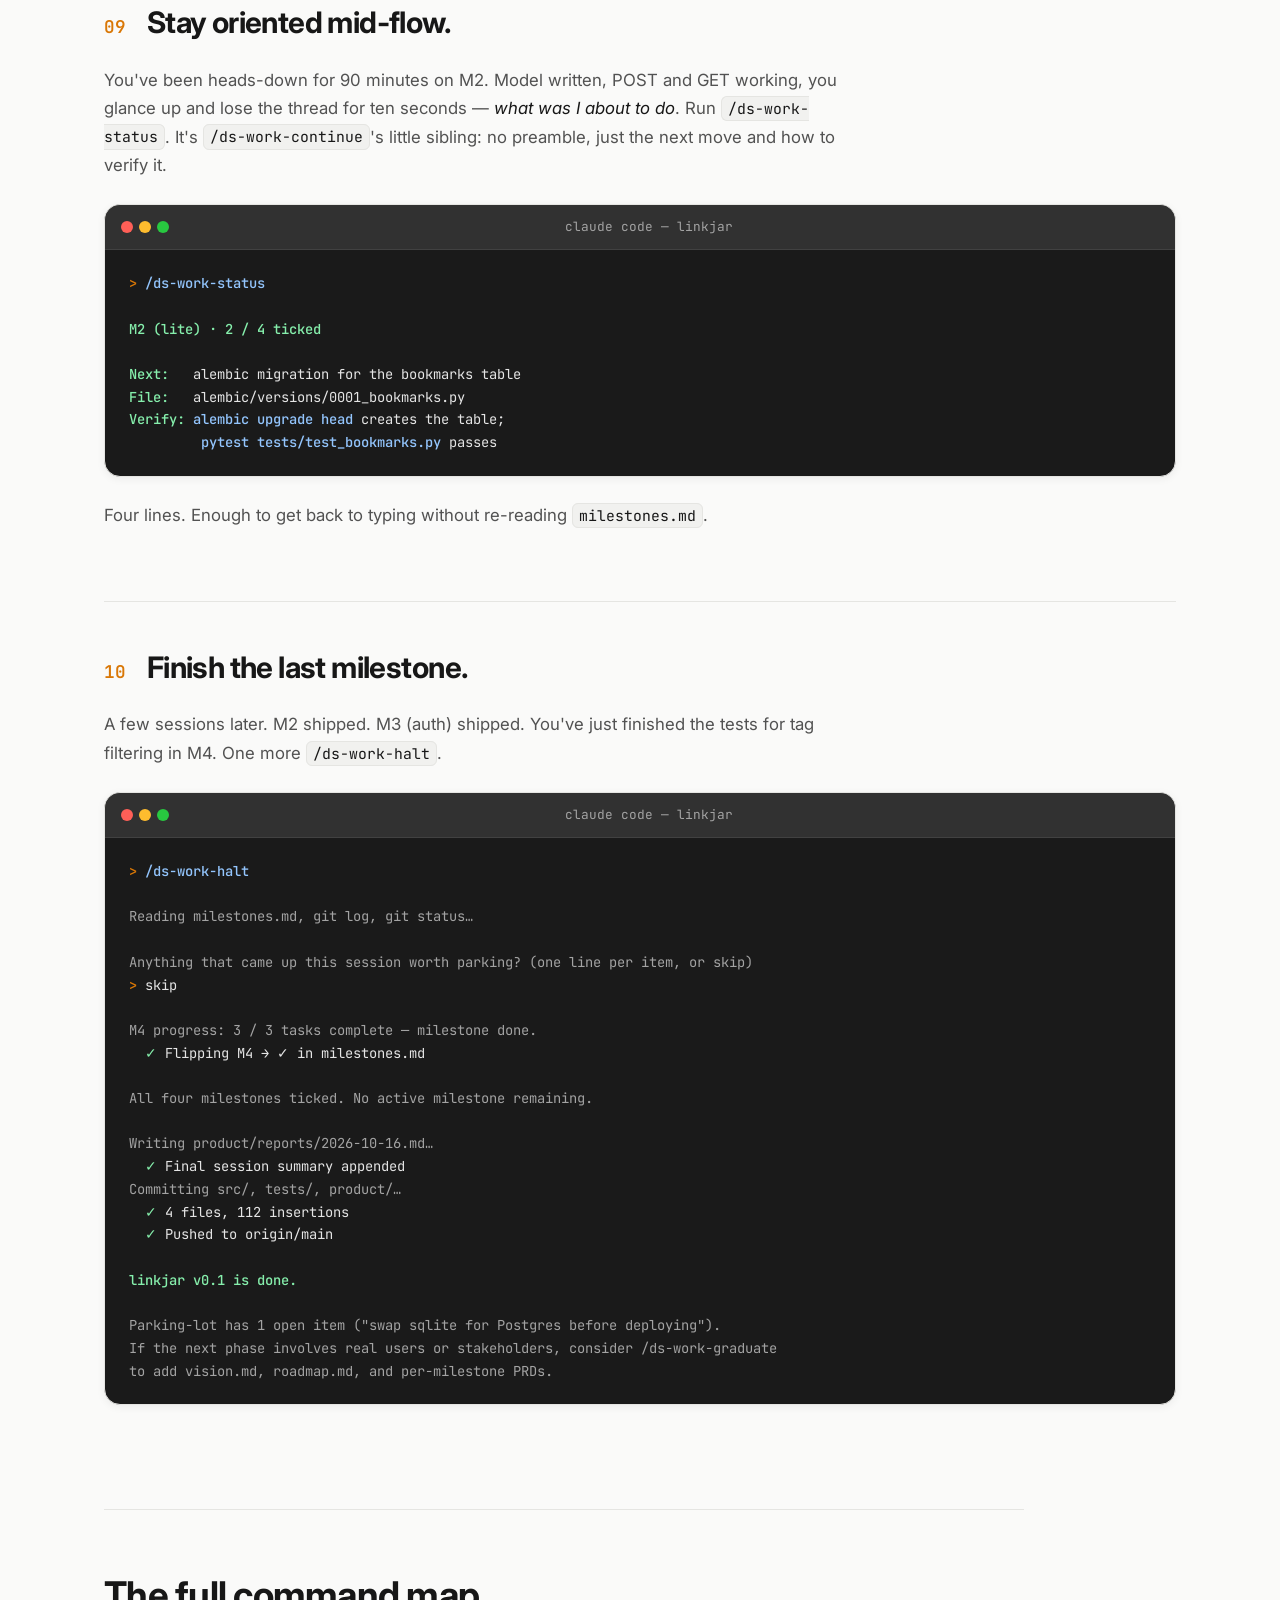
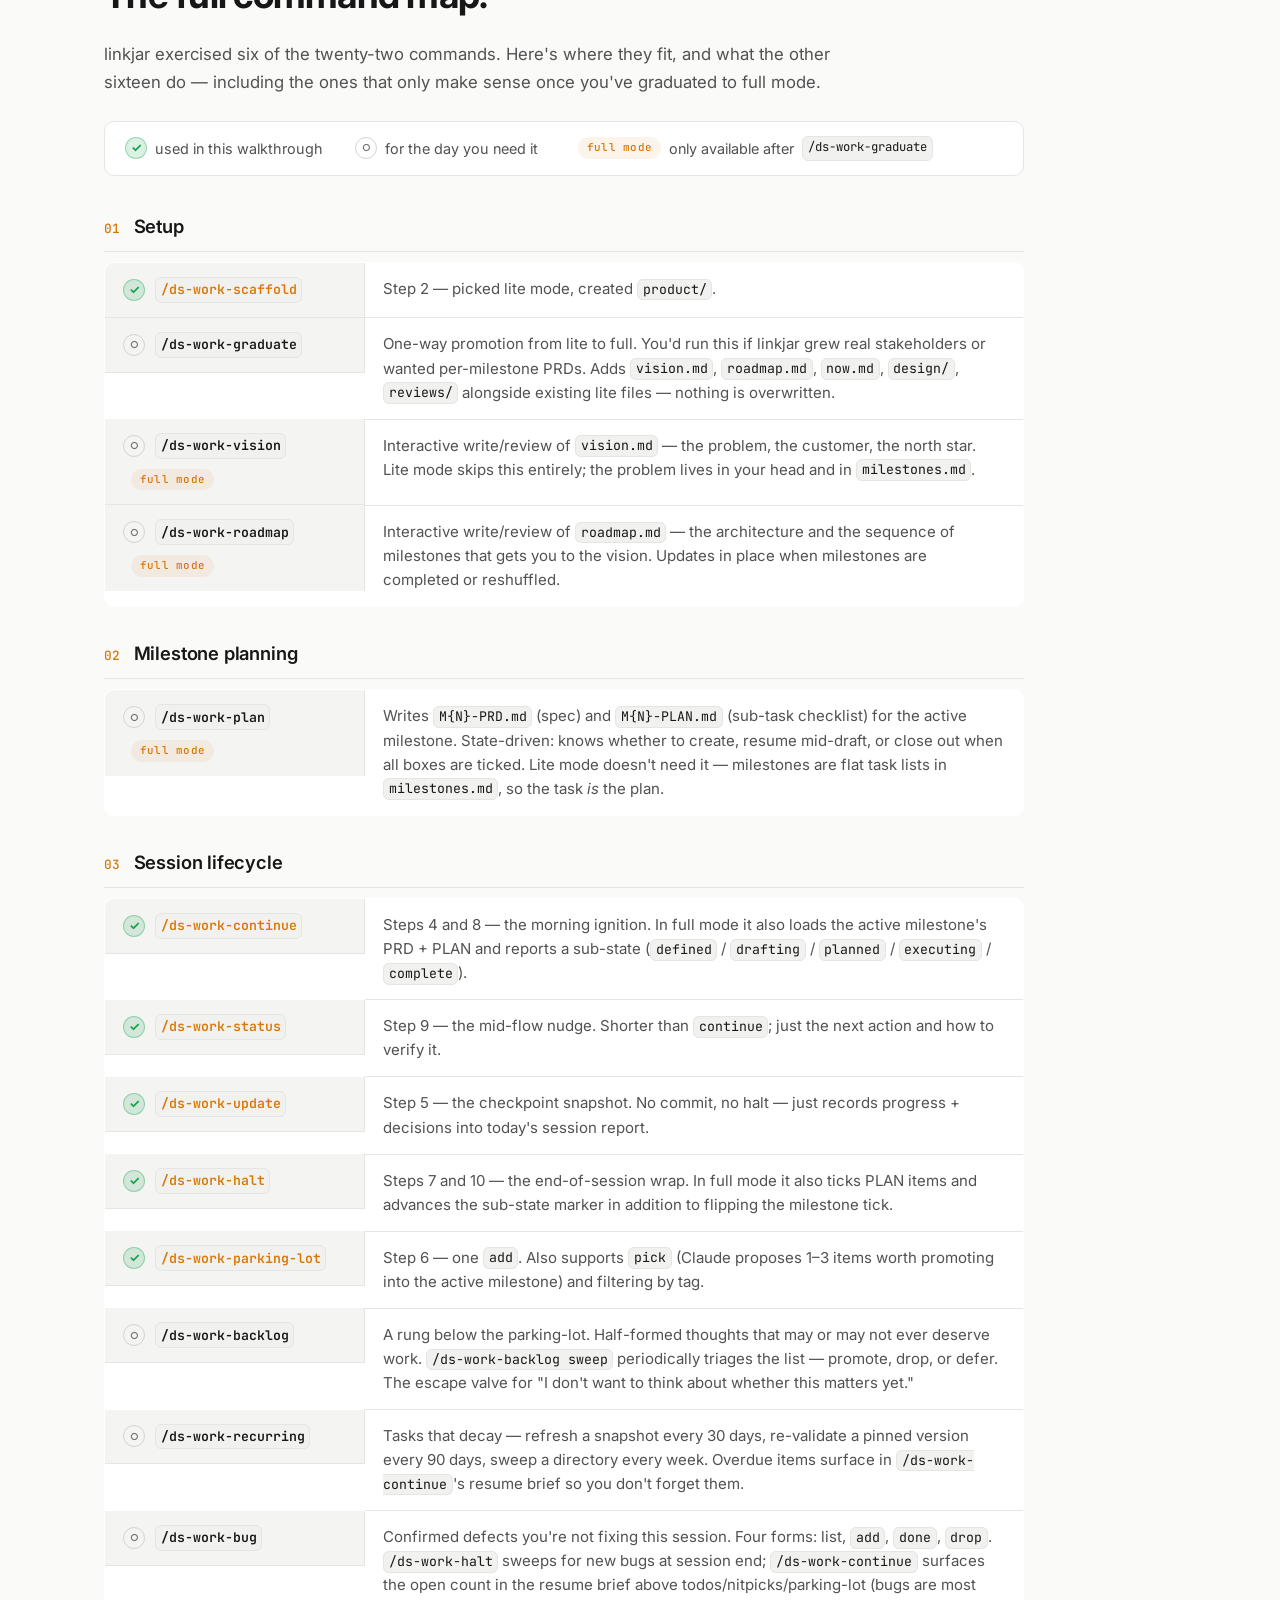
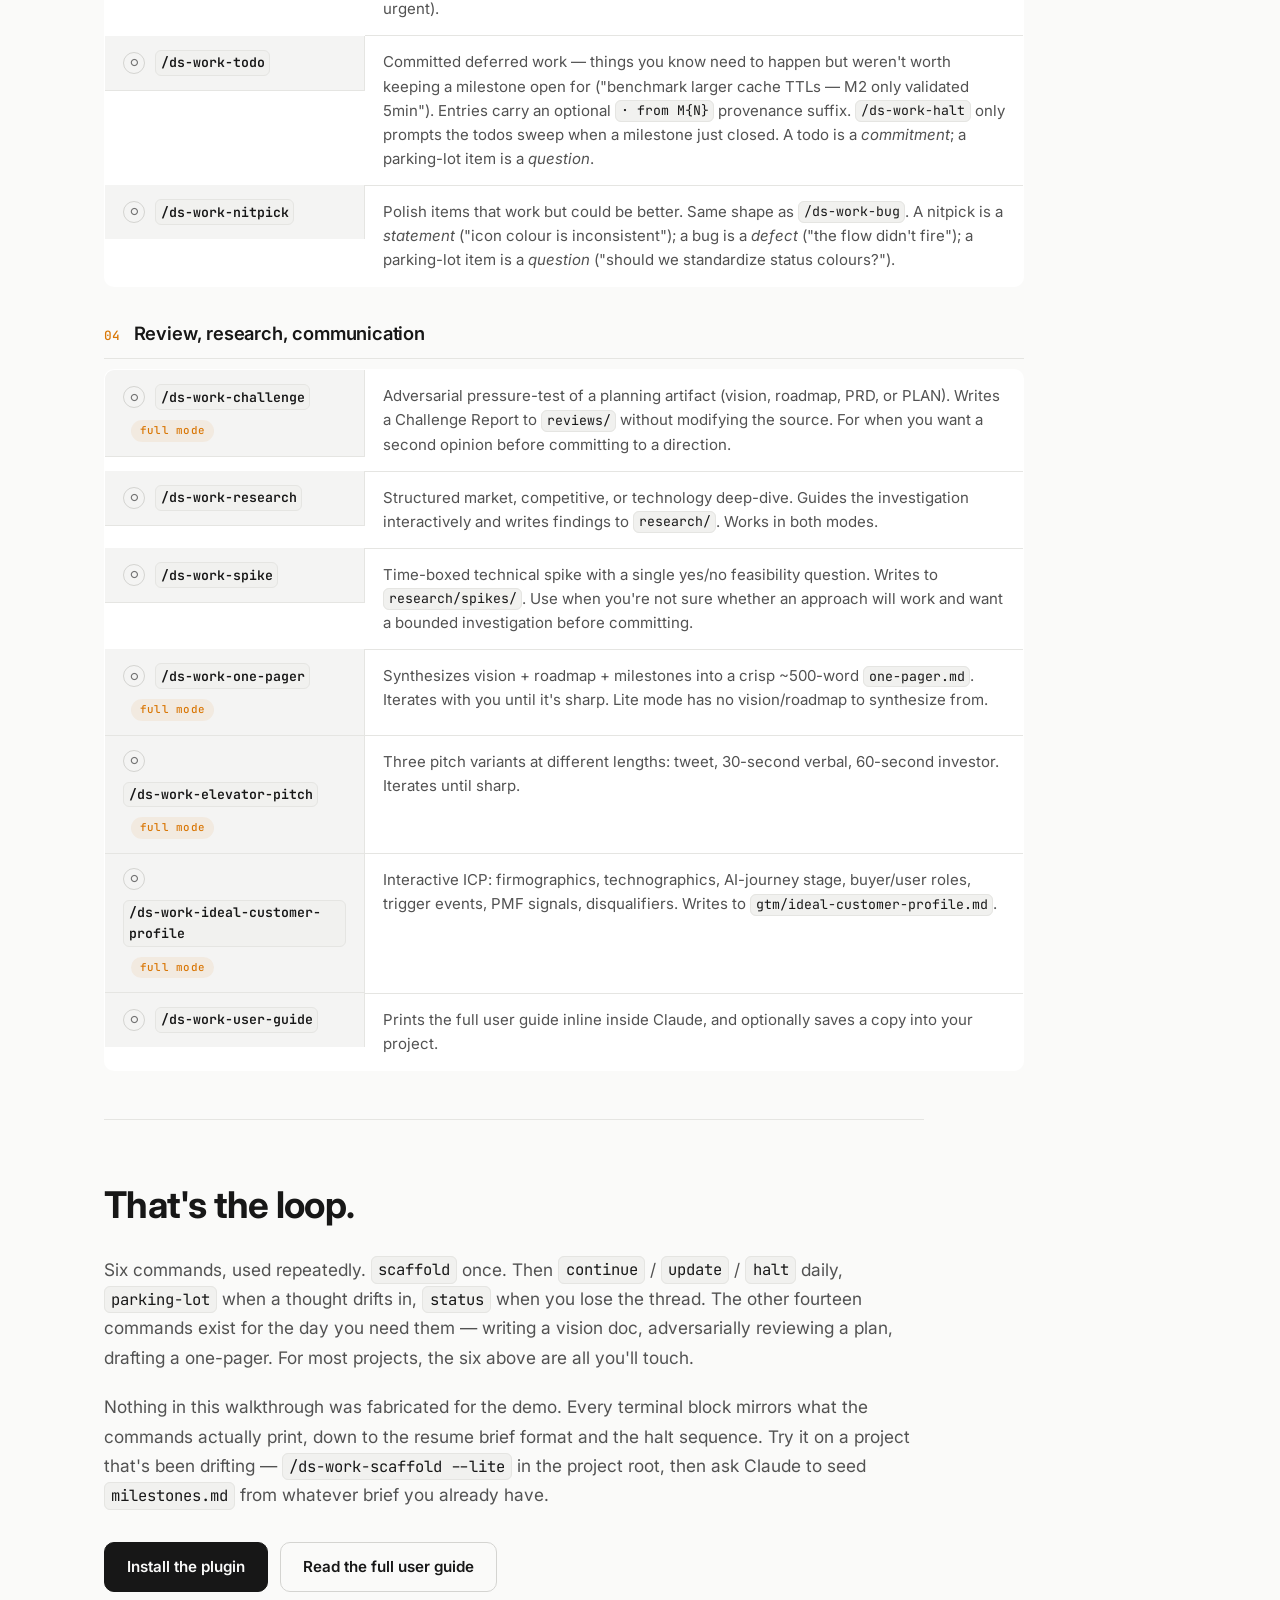
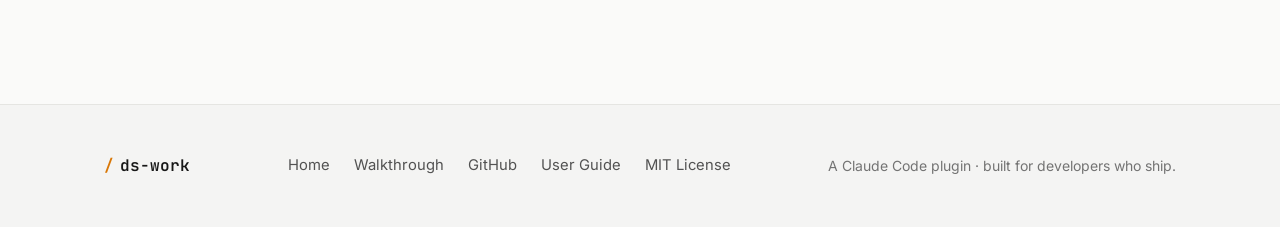
<file: docs/walkthrough.html>
<!DOCTYPE html>
<html lang="en" data-theme="light">
<head>
  <meta charset="UTF-8" />
  <meta name="viewport" content="width=device-width, initial-scale=1.0" />
  <title>Walkthrough — building a FastAPI service with ds-work</title>
  <meta name="description" content="A ten-step walkthrough: scaffolding a Python API with ds-work from empty directory to shipped milestones. Realistic command output, lite mode, no hand-waving." />
  <script>
    (function () {
      try {
        var stored = localStorage.getItem('ds-work-theme');
        var theme = (stored === 'light' || stored === 'dark')
          ? stored
          : (window.matchMedia('(prefers-color-scheme: dark)').matches ? 'dark' : 'light');
        document.documentElement.setAttribute('data-theme', theme);
      } catch (e) {}
    })();
  </script>
  <link rel="preconnect" href="https://fonts.googleapis.com" />
  <link rel="preconnect" href="https://fonts.gstatic.com" crossorigin />
  <link href="https://fonts.googleapis.com/css2?family=Inter:wght@400;500;600;700;800&family=JetBrains+Mono:wght@400;500;600&display=swap" rel="stylesheet" />
  <link rel="stylesheet" href="styles.css" />
</head>
<body>
  <header class="site-header">
    <div class="container header-inner">
      <a href="index.html" class="brand">
        <span class="brand-mark">/</span>
        <span class="brand-name">ds-work</span>
      </a>
      <nav class="site-nav">
        <a href="index.html#why">Why</a>
        <a href="index.html#commands">Commands</a>
        <a href="walkthrough.html" class="nav-active">Walkthrough</a>
        <a href="index.html#install">Install</a>
        <a href="https://github.com/shyamsfo/ds-work-plugin" class="nav-github" target="_blank" rel="noopener">GitHub</a>
      </nav>
      <button class="theme-toggle" id="themeToggle" aria-label="Toggle color theme" title="Toggle light/dark mode">
        <svg class="icon-sun" width="20" height="20" viewBox="0 0 24 24" fill="none" stroke="currentColor" stroke-width="2" stroke-linecap="round" stroke-linejoin="round" aria-hidden="true">
          <circle cx="12" cy="12" r="4"></circle>
          <path d="M12 2v2"></path>
          <path d="M12 20v2"></path>
          <path d="m4.93 4.93 1.41 1.41"></path>
          <path d="m17.66 17.66 1.41 1.41"></path>
          <path d="M2 12h2"></path>
          <path d="M20 12h2"></path>
          <path d="m6.34 17.66-1.41 1.41"></path>
          <path d="m19.07 4.93-1.41 1.41"></path>
        </svg>
        <svg class="icon-moon" width="20" height="20" viewBox="0 0 24 24" fill="none" stroke="currentColor" stroke-width="2" stroke-linecap="round" stroke-linejoin="round" aria-hidden="true">
          <path d="M21 12.79A9 9 0 1 1 11.21 3 7 7 0 0 0 21 12.79z"></path>
        </svg>
      </button>
    </div>
  </header>

  <main>
    <section class="walk-hero">
      <div class="container">
        <div class="hero-badge">Walkthrough · ~8 min read</div>
        <h1 class="hero-title">
          From empty directory<br />
          <span class="accent">to shipped milestone.</span>
        </h1>
        <p class="hero-subtitle">
          You'll build <strong>linkjar</strong>, a tiny bookmark API in Python/FastAPI, using <strong>ds-work</strong> end-to-end. Every terminal block below is what the plugin actually prints — no marketing fiction. Lite mode throughout.
        </p>

        <div class="walk-toc">
          <div class="walk-toc-label">The ten steps</div>
          <ol class="walk-toc-list">
            <li><a href="#step-1">Start with an idea in a text file</a></li>
            <li><a href="#step-2">Scaffold the project</a></li>
            <li><a href="#step-3">Turn the idea into milestones</a></li>
            <li><a href="#step-4">Resume into the first task</a></li>
            <li><a href="#step-5">Checkpoint mid-flow</a></li>
            <li><a href="#step-6">Park a drifting thought</a></li>
            <li><a href="#step-7">Wrap the session cleanly</a></li>
            <li><a href="#step-8">Come back the next day</a></li>
            <li><a href="#step-9">Stay oriented mid-flow</a></li>
            <li><a href="#step-10">Finish the last milestone</a></li>
          </ol>
          <a href="#map" class="walk-toc-aside">+ The full command map (what you'll use, what you won't) →</a>
        </div>
      </div>
    </section>

    <section class="section walk-section">
      <div class="container">

        <!-- STEP 1 -->
        <article class="walk-step" id="step-1">
          <div class="walk-step-head">
            <span class="walk-step-num">01</span>
            <h2 class="walk-step-title">Start with an idea in a text file.</h2>
          </div>
          <p class="walk-prose">
            You've been meaning to build this for months — a tiny bookmark API, one process, something you'd actually use instead of the thirty tabs rotting in your browser. You start with a fresh directory and a napkin brief. No README, no plan — just enough to point Claude at.
          </p>
          <div class="walk-file-label">~/code/linkjar/idea.txt</div>
          <pre class="code-block">linkjar: a bookmark API I actually want to use.

- POST /bookmarks     save a URL with optional title + tags
- GET  /bookmarks     list, filter by tag, search by text
- DELETE /bookmarks/{id}

- API-key auth, one user for now (me)
- FastAPI + sqlite via SQLAlchemy
- single process, no celery, no redis
- deploy by running: uvicorn linkjar.main:app</pre>
          <p class="walk-prose">Now open Claude Code in the empty directory.</p>
          <pre class="code-block"><span class="code-comment">$</span> mkdir linkjar &amp;&amp; cd linkjar
<span class="code-comment">$</span> $EDITOR idea.txt   <span class="code-comment"># paste the brief above</span>
<span class="code-comment">$</span> claude</pre>
        </article>

        <!-- STEP 2 -->
        <article class="walk-step" id="step-2">
          <div class="walk-step-head">
            <span class="walk-step-num">02</span>
            <h2 class="walk-step-title">Scaffold the project.</h2>
          </div>
          <p class="walk-prose">
            Run <code>/ds-work-scaffold</code>. It asks one question before touching anything.
          </p>
          <div class="walk-terminal">
            <div class="terminal-chrome">
              <span class="dot dot-red"></span>
              <span class="dot dot-yellow"></span>
              <span class="dot dot-green"></span>
              <span class="terminal-title">claude code — linkjar</span>
            </div>
            <pre class="terminal-body"><span class="prompt">&gt;</span> <span class="cmd">/ds-work-scaffold</span>

<span class="muted">This will scaffold a new project. Pick a mode:

  1. full — vision.md, roadmap.md, now.md, per-milestone PRDs + PLANs,
            design reviews, market research. Best for projects with real
            product framing or external stakeholders.

  2. lite — milestones.md (with all milestones in one file), backlog.md,
            parking-lot.md, recurring.md, reports/. No vision, no roadmap,
            no PRDs. Best for projects with a clear execution path.

Which mode? (full / lite, default: full)</span>

<span class="prompt">&gt;</span> lite

<span class="muted">Creating product/ (lite mode)…</span>
  <span class="ok">✓</span> product/ds-work-mode.txt      <span class="muted">(contains: lite)</span>
  <span class="ok">✓</span> product/milestones.md
  <span class="ok">✓</span> product/backlog.md
  <span class="ok">✓</span> product/parking-lot.md
  <span class="ok">✓</span> product/recurring.md
  <span class="ok">✓</span> product/how-to/
  <span class="ok">✓</span> product/reports/
  <span class="ok">✓</span> product/project-management-principles.md

<span class="muted">Done. milestones.md is empty — want me to seed it from idea.txt?</span></pre>
          </div>
          <div class="walk-callout">
            <div class="walk-callout-label">Why lite</div>
            <p>
              linkjar is a scope you can hold in your head: four features, one process, one developer. Lite mode skips vision/roadmap/PRDs — <code>milestones.md</code> <em>is</em> the plan. If this ever grows stakeholders or a billing system, <code>/ds-work-graduate</code> promotes to full mode without rewriting anything.
            </p>
          </div>
        </article>

        <!-- STEP 3 -->
        <article class="walk-step" id="step-3">
          <div class="walk-step-head">
            <span class="walk-step-num">03</span>
            <h2 class="walk-step-title">Turn the idea into milestones.</h2>
          </div>
          <p class="walk-prose">
            Rather than hand-writing <code>milestones.md</code>, point Claude at <code>idea.txt</code> and let it propose a milestone breakdown. You push back where you disagree — this is a conversation, not a one-shot.
          </p>
          <div class="walk-terminal">
            <div class="terminal-chrome">
              <span class="dot dot-red"></span>
              <span class="dot dot-yellow"></span>
              <span class="dot dot-green"></span>
              <span class="terminal-title">claude code — linkjar</span>
            </div>
            <pre class="terminal-body"><span class="prompt">&gt;</span> yes — read idea.txt and propose milestones

<span class="muted">Reading idea.txt…</span>

<span class="muted">Proposed milestones:</span>

<span class="ok">M1 — scaffold + health endpoint</span>
   [ ] pyproject.toml with fastapi, sqlalchemy, uvicorn deps
   [ ] src/linkjar/main.py: FastAPI app + GET /healthz
   [ ] README quickstart: install + run instructions

<span class="ok">M2 — CRUD bookmarks</span>
   [ ] SQLAlchemy model: id, url, title, created_at
   [ ] POST, GET (list + by id), DELETE /bookmarks
   [ ] alembic migration for the bookmarks table
   [ ] tests: 4 endpoint tests covering happy paths

<span class="ok">M3 — API-key auth</span>
   [ ] key in X-API-Key header, loaded from LINKJAR_API_KEY env
   [ ] FastAPI dependency applied to all /bookmarks routes
   [ ] /healthz stays public; everything else 401 without the key
   [ ] tests: 401 without key, 200 with correct key

<span class="ok">M4 — tags + search</span>
   [ ] tags column (comma-joined for now)
   [ ] GET /bookmarks?tag=x and ?q=foo (LIKE over title)
   [ ] tests: filter by tag, search by text

<span class="muted">Sound right? I'll write them into milestones.md and mark M1 🔄 in progress.</span>

<span class="prompt">&gt;</span> yes

<span class="muted">Wrote product/milestones.md. M1 is 🔄 in progress; M2–M4 are ⏳ queued.</span></pre>
          </div>
          <p class="walk-prose">
            Four milestones, each with 3–4 small tasks. No fluff, no "research spike" phases, no "project setup" meta-tasks. Each task names a concrete artifact you'll produce.
          </p>
        </article>

        <!-- STEP 4 -->
        <article class="walk-step" id="step-4">
          <div class="walk-step-head">
            <span class="walk-step-num">04</span>
            <h2 class="walk-step-title">Resume into the first task.</h2>
          </div>
          <p class="walk-prose">
            Even on a fresh project, <code>/ds-work-continue</code> is worth running. It reads <code>milestones.md</code>, inspects <code>git log</code> and <code>git status</code>, and tells you exactly where to pick up. One less decision in the morning — same command every session.
          </p>
          <div class="walk-terminal">
            <div class="terminal-chrome">
              <span class="dot dot-red"></span>
              <span class="dot dot-yellow"></span>
              <span class="dot dot-green"></span>
              <span class="terminal-title">claude code — linkjar</span>
            </div>
            <pre class="terminal-body"><span class="prompt">&gt;</span> <span class="cmd">/ds-work-continue</span>

<span class="muted">Reading product/ds-work-mode.txt… lite</span>
<span class="muted">Reading product/milestones.md…</span>
<span class="muted">git log --oneline -8… no commits yet</span>
<span class="muted">git status… idea.txt untracked, product/ untracked</span>

<span class="ok">## Resume Brief</span>

<span class="ok">Milestone:</span> M1 — scaffold + health endpoint
<span class="ok">Progress: </span> 0 / 3 tasks ticked
<span class="ok">Next task:</span> pyproject.toml with fastapi, sqlalchemy, uvicorn deps
<span class="ok">Blockers: </span> none — fresh project, no commits yet
<span class="ok">Parking:  </span> 0 open items

<span class="muted">Shall I draft pyproject.toml?</span>

<span class="prompt">&gt;</span> yes, go</pre>
          </div>
          <p class="walk-prose">
            Claude writes <code>pyproject.toml</code>, generates <code>src/linkjar/main.py</code> with the <code>/healthz</code> endpoint, and you boot the server with <code>uvicorn</code> to confirm it works. Standard loop. The plugin isn't doing the coding — it's holding the state between the coding sessions.
          </p>
        </article>

        <!-- STEP 5 -->
        <article class="walk-step" id="step-5">
          <div class="walk-step-head">
            <span class="walk-step-num">05</span>
            <h2 class="walk-step-title">Checkpoint mid-flow.</h2>
          </div>
          <p class="walk-prose">
            You've been heads-down for an hour. Two tasks done, a decision made along the way (single-package <code>src/</code> layout). Run <code>/ds-work-update</code> to drop a timestamped snapshot into today's session report. It doesn't commit, doesn't halt — just records what's happened so far.
          </p>
          <div class="walk-terminal">
            <div class="terminal-chrome">
              <span class="dot dot-red"></span>
              <span class="dot dot-yellow"></span>
              <span class="dot dot-green"></span>
              <span class="terminal-title">claude code — linkjar</span>
            </div>
            <pre class="terminal-body"><span class="prompt">&gt;</span> <span class="cmd">/ds-work-update</span>

<span class="muted">Appending to product/reports/2026-10-09.md…</span>

<span class="ok">### 11:14 checkpoint</span>
- M1 task 1 ✓ pyproject.toml with fastapi, sqlalchemy, uvicorn
- M1 task 2 ✓ src/linkjar/main.py with /healthz returning {"status":"ok"}
- M1 task 3 pending: README quickstart
- Decision: single-package src/ layout (no monorepo). Easier packaging later.
- Next: draft README, then move to M2 — CRUD bookmarks.

<span class="ok">✓ Snapshot written. No commit, no halt — keep going.</span></pre>
          </div>
          <div class="walk-callout">
            <div class="walk-callout-label">Why bother</div>
            <p>
              Future-you reading <code>reports/2026-10-09.md</code> next week sees not just what you did but <em>why</em>. The "Decision" line costs five seconds now and saves fifteen minutes of "wait, why did we not use a monorepo again?" later.
            </p>
          </div>
        </article>

        <!-- STEP 6 -->
        <article class="walk-step" id="step-6">
          <div class="walk-step-head">
            <span class="walk-step-num">06</span>
            <h2 class="walk-step-title">Park a drifting thought.</h2>
          </div>
          <p class="walk-prose">
            Mid-task, a thought drifts in: <em>sqlite is fine now, but I'll want Postgres before this leaves my laptop.</em> You don't want to context-switch into infra planning. Park it.
          </p>
          <div class="walk-terminal">
            <div class="terminal-chrome">
              <span class="dot dot-red"></span>
              <span class="dot dot-yellow"></span>
              <span class="dot dot-green"></span>
              <span class="terminal-title">claude code — linkjar</span>
            </div>
            <pre class="terminal-body"><span class="prompt">&gt;</span> <span class="cmd">/ds-work-parking-lot</span> add "swap sqlite for Postgres before deploying anywhere real"

<span class="muted">Appending to product/parking-lot.md under ## Open (newest at top)…</span>
<span class="ok">✓ Parked.</span> <span class="muted">Back to M1 task 3.</span></pre>
          </div>
          <p class="walk-prose">
            Two seconds. No ticket, no Slack message, no Notion page. The thought is captured somewhere you'll actually look at it — <code>/ds-work-continue</code> surfaces open parking-lot items in the resume brief.
          </p>
        </article>

        <!-- STEP 7 -->
        <article class="walk-step" id="step-7">
          <div class="walk-step-head">
            <span class="walk-step-num">07</span>
            <h2 class="walk-step-title">Wrap the session cleanly.</h2>
          </div>
          <p class="walk-prose">
            You've finished M1. Run <code>/ds-work-halt</code>. It's not just <code>git commit && git push</code> — it ticks the milestone, writes the final session report, sweeps parking-lot/recurring, and asks if there's anything left to capture before committing. Half of why the plugin exists is that this moment is always the one you skip when you're tired.
          </p>
          <div class="walk-terminal">
            <div class="terminal-chrome">
              <span class="dot dot-red"></span>
              <span class="dot dot-yellow"></span>
              <span class="dot dot-green"></span>
              <span class="terminal-title">claude code — linkjar</span>
            </div>
            <pre class="terminal-body"><span class="prompt">&gt;</span> <span class="cmd">/ds-work-halt</span>

<span class="muted">Reading milestones.md, git log, git status…</span>

<span class="muted">Anything that came up this session worth parking? (one line per item, or skip)</span>
<span class="prompt">&gt;</span> skip   <span class="muted"># already parked the Postgres one</span>

<span class="muted">M1 progress: 3 / 3 tasks complete — milestone done.</span>
  <span class="ok">✓</span> Flipping M1 → ✓ in milestones.md
  <span class="ok">✓</span> Setting M2 → 🔄 in progress

<span class="muted">Writing product/reports/2026-10-09.md…</span>
  <span class="ok">✓</span> Final session summary appended (M1 shipped)

<span class="muted">Committing src/, pyproject.toml, README.md, product/…</span>
  <span class="ok">✓</span> 7 files, 243 insertions
  <span class="ok">✓</span> Pushed to origin/main

<span class="ok">Session wrapped.</span> <span class="muted">Tomorrow's /ds-work-continue picks up at M2 — CRUD bookmarks.</span></pre>
          </div>
          <div class="walk-callout">
            <div class="walk-callout-label">Project-specific halt steps</div>
            <p>
              Drop a <code>product/how-to/ds-work-halt.md</code> in your repo and <code>/ds-work-halt</code> will fold its steps in. For linkjar it's nothing special, but if you were paying for a GPU pool, you'd put "scale deployment to 0" in there and never forget again.
            </p>
          </div>
        </article>

        <!-- STEP 8 -->
        <article class="walk-step" id="step-8">
          <div class="walk-step-head">
            <span class="walk-step-num">08</span>
            <h2 class="walk-step-title">Come back the next day.</h2>
          </div>
          <p class="walk-prose">
            It's tomorrow morning. You open the project, launch Claude, and run the same command you ran yesterday. No "where was I" ritual. No scrolling through yesterday's chat. The resume brief is three lines of what matters.
          </p>
          <div class="walk-terminal">
            <div class="terminal-chrome">
              <span class="dot dot-red"></span>
              <span class="dot dot-yellow"></span>
              <span class="dot dot-green"></span>
              <span class="terminal-title">claude code — linkjar</span>
            </div>
            <pre class="terminal-body"><span class="code-comment">$</span> cd ~/code/linkjar &amp;&amp; claude

<span class="prompt">&gt;</span> <span class="cmd">/ds-work-continue</span>

<span class="muted">Reading product/ds-work-mode.txt… lite</span>
<span class="muted">Reading product/milestones.md…</span>
<span class="muted">git log --oneline -8… 3 commits ahead of yesterday</span>
<span class="muted">git status… clean</span>

<span class="ok">## Resume Brief</span>

<span class="ok">Milestone:</span> M2 — CRUD bookmarks (promoted to 🔄 last session)
<span class="ok">Progress: </span> 0 / 4 tasks ticked
<span class="ok">Next task:</span> SQLAlchemy model: id, url, title, created_at
<span class="ok">Recent:   </span> yesterday — M1 shipped, FastAPI boots, /healthz green
<span class="ok">Parking:  </span> 1 open item ("swap sqlite for Postgres before deploying")

<span class="muted">Draft src/linkjar/models.py?</span></pre>
          </div>
        </article>

        <!-- STEP 9 -->
        <article class="walk-step" id="step-9">
          <div class="walk-step-head">
            <span class="walk-step-num">09</span>
            <h2 class="walk-step-title">Stay oriented mid-flow.</h2>
          </div>
          <p class="walk-prose">
            You've been heads-down for 90 minutes on M2. Model written, POST and GET working, you glance up and lose the thread for ten seconds — <em>what was I about to do</em>. Run <code>/ds-work-status</code>. It's <code>/ds-work-continue</code>'s little sibling: no preamble, just the next move and how to verify it.
          </p>
          <div class="walk-terminal">
            <div class="terminal-chrome">
              <span class="dot dot-red"></span>
              <span class="dot dot-yellow"></span>
              <span class="dot dot-green"></span>
              <span class="terminal-title">claude code — linkjar</span>
            </div>
            <pre class="terminal-body"><span class="prompt">&gt;</span> <span class="cmd">/ds-work-status</span>

<span class="ok">M2 (lite) · 2 / 4 ticked</span>

<span class="ok">Next:  </span> alembic migration for the bookmarks table
<span class="ok">File:  </span> alembic/versions/0001_bookmarks.py
<span class="ok">Verify:</span> <span class="cmd">alembic upgrade head</span> creates the table;
         <span class="cmd">pytest tests/test_bookmarks.py</span> passes</pre>
          </div>
          <p class="walk-prose">
            Four lines. Enough to get back to typing without re-reading <code>milestones.md</code>.
          </p>
        </article>

        <!-- STEP 10 -->
        <article class="walk-step" id="step-10">
          <div class="walk-step-head">
            <span class="walk-step-num">10</span>
            <h2 class="walk-step-title">Finish the last milestone.</h2>
          </div>
          <p class="walk-prose">
            A few sessions later. M2 shipped. M3 (auth) shipped. You've just finished the tests for tag filtering in M4. One more <code>/ds-work-halt</code>.
          </p>
          <div class="walk-terminal">
            <div class="terminal-chrome">
              <span class="dot dot-red"></span>
              <span class="dot dot-yellow"></span>
              <span class="dot dot-green"></span>
              <span class="terminal-title">claude code — linkjar</span>
            </div>
            <pre class="terminal-body"><span class="prompt">&gt;</span> <span class="cmd">/ds-work-halt</span>

<span class="muted">Reading milestones.md, git log, git status…</span>

<span class="muted">Anything that came up this session worth parking? (one line per item, or skip)</span>
<span class="prompt">&gt;</span> skip

<span class="muted">M4 progress: 3 / 3 tasks complete — milestone done.</span>
  <span class="ok">✓</span> Flipping M4 → ✓ in milestones.md

<span class="muted">All four milestones ticked. No active milestone remaining.</span>

<span class="muted">Writing product/reports/2026-10-16.md…</span>
  <span class="ok">✓</span> Final session summary appended
<span class="muted">Committing src/, tests/, product/…</span>
  <span class="ok">✓</span> 4 files, 112 insertions
  <span class="ok">✓</span> Pushed to origin/main

<span class="ok">linkjar v0.1 is done.</span>

<span class="muted">Parking-lot has 1 open item ("swap sqlite for Postgres before deploying").
If the next phase involves real users or stakeholders, consider /ds-work-graduate
to add vision.md, roadmap.md, and per-milestone PRDs.</span></pre>
          </div>
        </article>

        <!-- COMMAND MAP -->
        <section class="walk-map" id="map">
          <h2 class="walk-map-title">The full command map.</h2>
          <p class="walk-map-lead">
            linkjar exercised six of the twenty-two commands. Here's where they fit, and what the other sixteen do — including the ones that only make sense once you've graduated to full mode.
          </p>

          <div class="walk-map-legend">
            <span><span class="walk-map-tick done">✓</span> used in this walkthrough</span>
            <span><span class="walk-map-tick todo">○</span> for the day you need it</span>
            <span><span class="walk-map-tag">full mode</span> only available after <code>/ds-work-graduate</code></span>
          </div>

          <div class="walk-map-phase">
            <h3 class="walk-map-phase-title"><span class="walk-map-phase-num">01</span> Setup</h3>
            <table class="walk-map-table">
              <tbody>
                <tr class="done">
                  <td class="cmd-cell">
                    <span class="walk-map-tick done">✓</span>
                    <code>/ds-work-scaffold</code>
                  </td>
                  <td>Step 2 — picked lite mode, created <code>product/</code>.</td>
                </tr>
                <tr>
                  <td class="cmd-cell">
                    <span class="walk-map-tick todo">○</span>
                    <code>/ds-work-graduate</code>
                  </td>
                  <td>One-way promotion from lite to full. You'd run this if linkjar grew real stakeholders or wanted per-milestone PRDs. Adds <code>vision.md</code>, <code>roadmap.md</code>, <code>now.md</code>, <code>design/</code>, <code>reviews/</code> alongside existing lite files — nothing is overwritten.</td>
                </tr>
                <tr>
                  <td class="cmd-cell">
                    <span class="walk-map-tick todo">○</span>
                    <code>/ds-work-vision</code>
                    <span class="walk-map-tag">full mode</span>
                  </td>
                  <td>Interactive write/review of <code>vision.md</code> — the problem, the customer, the north star. Lite mode skips this entirely; the problem lives in your head and in <code>milestones.md</code>.</td>
                </tr>
                <tr>
                  <td class="cmd-cell">
                    <span class="walk-map-tick todo">○</span>
                    <code>/ds-work-roadmap</code>
                    <span class="walk-map-tag">full mode</span>
                  </td>
                  <td>Interactive write/review of <code>roadmap.md</code> — the architecture and the sequence of milestones that gets you to the vision. Updates in place when milestones are completed or reshuffled.</td>
                </tr>
              </tbody>
            </table>
          </div>

          <div class="walk-map-phase">
            <h3 class="walk-map-phase-title"><span class="walk-map-phase-num">02</span> Milestone planning</h3>
            <table class="walk-map-table">
              <tbody>
                <tr>
                  <td class="cmd-cell">
                    <span class="walk-map-tick todo">○</span>
                    <code>/ds-work-plan</code>
                    <span class="walk-map-tag">full mode</span>
                  </td>
                  <td>Writes <code>M{N}-PRD.md</code> (spec) and <code>M{N}-PLAN.md</code> (sub-task checklist) for the active milestone. State-driven: knows whether to create, resume mid-draft, or close out when all boxes are ticked. Lite mode doesn't need it — milestones are flat task lists in <code>milestones.md</code>, so the task <em>is</em> the plan.</td>
                </tr>
              </tbody>
            </table>
          </div>

          <div class="walk-map-phase">
            <h3 class="walk-map-phase-title"><span class="walk-map-phase-num">03</span> Session lifecycle</h3>
            <table class="walk-map-table">
              <tbody>
                <tr class="done">
                  <td class="cmd-cell">
                    <span class="walk-map-tick done">✓</span>
                    <code>/ds-work-continue</code>
                  </td>
                  <td>Steps 4 and 8 — the morning ignition. In full mode it also loads the active milestone's PRD + PLAN and reports a sub-state (<code>defined</code> / <code>drafting</code> / <code>planned</code> / <code>executing</code> / <code>complete</code>).</td>
                </tr>
                <tr class="done">
                  <td class="cmd-cell">
                    <span class="walk-map-tick done">✓</span>
                    <code>/ds-work-status</code>
                  </td>
                  <td>Step 9 — the mid-flow nudge. Shorter than <code>continue</code>; just the next action and how to verify it.</td>
                </tr>
                <tr class="done">
                  <td class="cmd-cell">
                    <span class="walk-map-tick done">✓</span>
                    <code>/ds-work-update</code>
                  </td>
                  <td>Step 5 — the checkpoint snapshot. No commit, no halt — just records progress + decisions into today's session report.</td>
                </tr>
                <tr class="done">
                  <td class="cmd-cell">
                    <span class="walk-map-tick done">✓</span>
                    <code>/ds-work-halt</code>
                  </td>
                  <td>Steps 7 and 10 — the end-of-session wrap. In full mode it also ticks PLAN items and advances the sub-state marker in addition to flipping the milestone tick.</td>
                </tr>
                <tr class="done">
                  <td class="cmd-cell">
                    <span class="walk-map-tick done">✓</span>
                    <code>/ds-work-parking-lot</code>
                  </td>
                  <td>Step 6 — one <code>add</code>. Also supports <code>pick</code> (Claude proposes 1–3 items worth promoting into the active milestone) and filtering by tag.</td>
                </tr>
                <tr>
                  <td class="cmd-cell">
                    <span class="walk-map-tick todo">○</span>
                    <code>/ds-work-backlog</code>
                  </td>
                  <td>A rung below the parking-lot. Half-formed thoughts that may or may not ever deserve work. <code>/ds-work-backlog sweep</code> periodically triages the list — promote, drop, or defer. The escape valve for "I don't want to think about whether this matters yet."</td>
                </tr>
                <tr>
                  <td class="cmd-cell">
                    <span class="walk-map-tick todo">○</span>
                    <code>/ds-work-recurring</code>
                  </td>
                  <td>Tasks that decay — refresh a snapshot every 30 days, re-validate a pinned version every 90 days, sweep a directory every week. Overdue items surface in <code>/ds-work-continue</code>'s resume brief so you don't forget them.</td>
                </tr>
                <tr>
                  <td class="cmd-cell">
                    <span class="walk-map-tick todo">○</span>
                    <code>/ds-work-bug</code>
                  </td>
                  <td>Confirmed defects you're not fixing this session. Four forms: list, <code>add</code>, <code>done</code>, <code>drop</code>. <code>/ds-work-halt</code> sweeps for new bugs at session end; <code>/ds-work-continue</code> surfaces the open count in the resume brief above todos/nitpicks/parking-lot (bugs are most urgent).</td>
                </tr>
                <tr>
                  <td class="cmd-cell">
                    <span class="walk-map-tick todo">○</span>
                    <code>/ds-work-todo</code>
                  </td>
                  <td>Committed deferred work — things you know need to happen but weren't worth keeping a milestone open for ("benchmark larger cache TTLs — M2 only validated 5min"). Entries carry an optional <code>· from M{N}</code> provenance suffix. <code>/ds-work-halt</code> only prompts the todos sweep when a milestone just closed. A todo is a <em>commitment</em>; a parking-lot item is a <em>question</em>.</td>
                </tr>
                <tr>
                  <td class="cmd-cell">
                    <span class="walk-map-tick todo">○</span>
                    <code>/ds-work-nitpick</code>
                  </td>
                  <td>Polish items that work but could be better. Same shape as <code>/ds-work-bug</code>. A nitpick is a <em>statement</em> ("icon colour is inconsistent"); a bug is a <em>defect</em> ("the flow didn't fire"); a parking-lot item is a <em>question</em> ("should we standardize status colours?").</td>
                </tr>
              </tbody>
            </table>
          </div>

          <div class="walk-map-phase">
            <h3 class="walk-map-phase-title"><span class="walk-map-phase-num">04</span> Review, research, communication</h3>
            <table class="walk-map-table">
              <tbody>
                <tr>
                  <td class="cmd-cell">
                    <span class="walk-map-tick todo">○</span>
                    <code>/ds-work-challenge</code>
                    <span class="walk-map-tag">full mode</span>
                  </td>
                  <td>Adversarial pressure-test of a planning artifact (vision, roadmap, PRD, or PLAN). Writes a Challenge Report to <code>reviews/</code> without modifying the source. For when you want a second opinion before committing to a direction.</td>
                </tr>
                <tr>
                  <td class="cmd-cell">
                    <span class="walk-map-tick todo">○</span>
                    <code>/ds-work-research</code>
                  </td>
                  <td>Structured market, competitive, or technology deep-dive. Guides the investigation interactively and writes findings to <code>research/</code>. Works in both modes.</td>
                </tr>
                <tr>
                  <td class="cmd-cell">
                    <span class="walk-map-tick todo">○</span>
                    <code>/ds-work-spike</code>
                  </td>
                  <td>Time-boxed technical spike with a single yes/no feasibility question. Writes to <code>research/spikes/</code>. Use when you're not sure whether an approach will work and want a bounded investigation before committing.</td>
                </tr>
                <tr>
                  <td class="cmd-cell">
                    <span class="walk-map-tick todo">○</span>
                    <code>/ds-work-one-pager</code>
                    <span class="walk-map-tag">full mode</span>
                  </td>
                  <td>Synthesizes vision + roadmap + milestones into a crisp ~500-word <code>one-pager.md</code>. Iterates with you until it's sharp. Lite mode has no vision/roadmap to synthesize from.</td>
                </tr>
                <tr>
                  <td class="cmd-cell">
                    <span class="walk-map-tick todo">○</span>
                    <code>/ds-work-elevator-pitch</code>
                    <span class="walk-map-tag">full mode</span>
                  </td>
                  <td>Three pitch variants at different lengths: tweet, 30-second verbal, 60-second investor. Iterates until sharp.</td>
                </tr>
                <tr>
                  <td class="cmd-cell">
                    <span class="walk-map-tick todo">○</span>
                    <code>/ds-work-ideal-customer-profile</code>
                    <span class="walk-map-tag">full mode</span>
                  </td>
                  <td>Interactive ICP: firmographics, technographics, AI-journey stage, buyer/user roles, trigger events, PMF signals, disqualifiers. Writes to <code>gtm/ideal-customer-profile.md</code>.</td>
                </tr>
                <tr>
                  <td class="cmd-cell">
                    <span class="walk-map-tick todo">○</span>
                    <code>/ds-work-user-guide</code>
                  </td>
                  <td>Prints the full user guide inline inside Claude, and optionally saves a copy into your project.</td>
                </tr>
              </tbody>
            </table>
          </div>
        </section>

        <!-- CLOSE -->
        <article class="walk-close">
          <h2 class="walk-close-title">That's the loop.</h2>
          <p class="walk-close-lead">
            Six commands, used repeatedly. <code>scaffold</code> once. Then <code>continue</code> / <code>update</code> / <code>halt</code> daily, <code>parking-lot</code> when a thought drifts in, <code>status</code> when you lose the thread. The other fourteen commands exist for the day you need them — writing a vision doc, adversarially reviewing a plan, drafting a one-pager. For most projects, the six above are all you'll touch.
          </p>
          <p class="walk-close-lead">
            Nothing in this walkthrough was fabricated for the demo. Every terminal block mirrors what the commands actually print, down to the resume brief format and the halt sequence. Try it on a project that's been drifting — <code>/ds-work-scaffold --lite</code> in the project root, then ask Claude to seed <code>milestones.md</code> from whatever brief you already have.
          </p>
          <div class="walk-close-cta">
            <a href="index.html#install" class="btn btn-primary">Install the plugin</a>
            <a href="https://github.com/shyamsfo/ds-work-plugin/blob/main/USER-GUIDE.md" class="btn btn-secondary" target="_blank" rel="noopener">Read the full user guide</a>
          </div>
        </article>

      </div>
    </section>
  </main>

  <footer class="site-footer">
    <div class="container footer-inner">
      <div class="footer-brand">
        <span class="brand-mark">/</span>
        <span class="brand-name">ds-work</span>
      </div>
      <div class="footer-links">
        <a href="index.html">Home</a>
        <a href="walkthrough.html">Walkthrough</a>
        <a href="https://github.com/shyamsfo/ds-work-plugin" target="_blank" rel="noopener">GitHub</a>
        <a href="https://github.com/shyamsfo/ds-work-plugin/blob/main/USER-GUIDE.md" target="_blank" rel="noopener">User Guide</a>
        <a href="https://github.com/shyamsfo/ds-work-plugin/blob/main/LICENSE" target="_blank" rel="noopener">MIT License</a>
      </div>
      <div class="footer-meta">A Claude Code plugin · built for developers who ship.</div>
    </div>
  </footer>

  <script src="script.js"></script>
</body>
</html>
</file>
<file: docs/styles.css>
:root {
  --font-sans: 'Inter', -apple-system, BlinkMacSystemFont, 'Segoe UI', Roboto, sans-serif;
  --font-mono: 'JetBrains Mono', 'SF Mono', Menlo, Consolas, monospace;

  --radius-sm: 6px;
  --radius-md: 10px;
  --radius-lg: 16px;

  --transition: 180ms cubic-bezier(0.4, 0, 0.2, 1);
}

[data-theme="light"] {
  --bg: #fafaf9;
  --bg-alt: #f4f4f3;
  --bg-elevated: #ffffff;
  --bg-code: #f1f1ef;
  --bg-terminal: #1a1a1a;
  --border: #e5e5e2;
  --border-strong: #d4d4d1;
  --text: #171717;
  --text-muted: #525252;
  --text-subtle: #737373;
  --accent: #d97706;
  --accent-hover: #b45309;
  --accent-soft: rgba(217, 119, 6, 0.08);
  --success: #16a34a;
  --terminal-text: #e5e5e5;
  --terminal-muted: #a3a3a3;
  --terminal-ok: #86efac;
  --shadow-sm: 0 1px 2px rgba(0, 0, 0, 0.04);
  --shadow-md: 0 2px 8px rgba(0, 0, 0, 0.06);
  --shadow-lg: 0 8px 32px rgba(0, 0, 0, 0.08);
}

[data-theme="dark"] {
  --bg: #0f0f0f;
  --bg-alt: #171717;
  --bg-elevated: #1c1c1c;
  --bg-code: #1f1f1f;
  --bg-terminal: #000000;
  --border: #262626;
  --border-strong: #333333;
  --text: #f5f5f4;
  --text-muted: #a3a3a3;
  --text-subtle: #737373;
  --accent: #fbbf24;
  --accent-hover: #fcd34d;
  --accent-soft: rgba(251, 191, 36, 0.1);
  --success: #4ade80;
  --terminal-text: #e5e5e5;
  --terminal-muted: #737373;
  --terminal-ok: #4ade80;
  --shadow-sm: 0 1px 2px rgba(0, 0, 0, 0.3);
  --shadow-md: 0 2px 8px rgba(0, 0, 0, 0.4);
  --shadow-lg: 0 8px 32px rgba(0, 0, 0, 0.5);
}

* { box-sizing: border-box; margin: 0; padding: 0; }

html {
  scroll-behavior: smooth;
  -webkit-font-smoothing: antialiased;
  -moz-osx-font-smoothing: grayscale;
}

body {
  font-family: var(--font-sans);
  background: var(--bg);
  color: var(--text);
  line-height: 1.6;
  font-size: 16px;
  transition: background var(--transition), color var(--transition);
}

code, pre { font-family: var(--font-mono); }

code {
  background: var(--bg-code);
  padding: 0.15em 0.4em;
  border-radius: var(--radius-sm);
  font-size: 0.9em;
  color: var(--text);
  border: 1px solid var(--border);
}

a {
  color: var(--accent);
  text-decoration: none;
  transition: color var(--transition);
}
a:hover { color: var(--accent-hover); }

.container {
  max-width: 1120px;
  margin: 0 auto;
  padding: 0 24px;
}

/* ---------- Header ---------- */

.site-header {
  position: sticky;
  top: 0;
  z-index: 100;
  background: color-mix(in srgb, var(--bg) 85%, transparent);
  backdrop-filter: saturate(180%) blur(12px);
  -webkit-backdrop-filter: saturate(180%) blur(12px);
  border-bottom: 1px solid var(--border);
}

.header-inner {
  display: flex;
  align-items: center;
  justify-content: space-between;
  height: 64px;
  gap: 24px;
}

.brand {
  display: flex;
  align-items: center;
  gap: 6px;
  font-weight: 700;
  color: var(--text);
  font-size: 1.05rem;
}

.brand-mark {
  font-family: var(--font-mono);
  color: var(--accent);
  font-weight: 600;
}

.brand-name { font-family: var(--font-mono); font-weight: 600; }

.site-nav {
  display: flex;
  gap: 28px;
  margin-left: auto;
  margin-right: 16px;
}

.site-nav a {
  color: var(--text-muted);
  font-size: 0.925rem;
  font-weight: 500;
}
.site-nav a:hover { color: var(--text); }

.nav-github { color: var(--text) !important; }

.theme-toggle {
  display: flex;
  align-items: center;
  justify-content: center;
  width: 36px;
  height: 36px;
  background: var(--bg-elevated);
  border: 1px solid var(--border);
  border-radius: var(--radius-md);
  color: var(--text);
  cursor: pointer;
  transition: background var(--transition), border-color var(--transition), transform var(--transition);
}
.theme-toggle:hover {
  background: var(--bg-alt);
  border-color: var(--border-strong);
}
.theme-toggle:active { transform: scale(0.95); }

[data-theme="light"] .icon-moon { display: block; }
[data-theme="light"] .icon-sun { display: none; }
[data-theme="dark"] .icon-moon { display: none; }
[data-theme="dark"] .icon-sun { display: block; }

/* ---------- Hero ---------- */

.hero {
  padding: 80px 0 60px;
  position: relative;
  overflow: hidden;
}

.hero::before {
  content: '';
  position: absolute;
  top: -200px;
  right: -200px;
  width: 500px;
  height: 500px;
  background: radial-gradient(circle, var(--accent-soft) 0%, transparent 70%);
  pointer-events: none;
}

.hero-badge {
  display: inline-flex;
  align-items: center;
  padding: 6px 12px;
  background: var(--accent-soft);
  color: var(--accent);
  border: 1px solid color-mix(in srgb, var(--accent) 25%, transparent);
  border-radius: 999px;
  font-size: 0.8rem;
  font-weight: 500;
  font-family: var(--font-mono);
  margin-bottom: 28px;
}

.hero-title {
  font-size: clamp(2.5rem, 6vw, 4.5rem);
  font-weight: 800;
  line-height: 1.05;
  letter-spacing: -0.03em;
  margin-bottom: 24px;
}

.accent { color: var(--accent); }

.hero-subtitle {
  font-size: 1.25rem;
  color: var(--text-muted);
  max-width: 640px;
  margin-bottom: 40px;
  line-height: 1.55;
}

.hero-subtitle strong {
  color: var(--text);
  font-family: var(--font-mono);
  font-weight: 600;
}

.hero-cta {
  display: flex;
  gap: 12px;
  margin-bottom: 64px;
  flex-wrap: wrap;
}

.btn {
  display: inline-flex;
  align-items: center;
  justify-content: center;
  padding: 12px 22px;
  border-radius: var(--radius-md);
  font-weight: 600;
  font-size: 0.95rem;
  border: 1px solid transparent;
  cursor: pointer;
  transition: all var(--transition);
}

.btn-primary {
  background: var(--text);
  color: var(--bg);
  border-color: var(--text);
}
.btn-primary:hover {
  background: var(--accent);
  border-color: var(--accent);
  color: var(--bg);
  transform: translateY(-1px);
  box-shadow: var(--shadow-md);
}

.btn-secondary {
  background: transparent;
  color: var(--text);
  border-color: var(--border-strong);
}
.btn-secondary:hover {
  background: var(--bg-elevated);
  border-color: var(--text);
  color: var(--text);
}

/* ---------- Terminal ---------- */

.hero-terminal {
  background: var(--bg-terminal);
  border-radius: var(--radius-lg);
  box-shadow: var(--shadow-lg);
  overflow: hidden;
  border: 1px solid var(--border);
  max-width: 820px;
}

.terminal-chrome {
  display: flex;
  align-items: center;
  gap: 6px;
  padding: 12px 16px;
  background: color-mix(in srgb, var(--bg-terminal) 70%, white 10%);
  border-bottom: 1px solid rgba(255, 255, 255, 0.08);
}

.dot {
  width: 12px;
  height: 12px;
  border-radius: 50%;
}
.dot-red { background: #ff5f57; }
.dot-yellow { background: #febc2e; }
.dot-green { background: #28c840; }

.terminal-title {
  margin-left: auto;
  margin-right: auto;
  color: #a3a3a3;
  font-size: 0.8rem;
  font-family: var(--font-mono);
  transform: translateX(-18px);
}

.terminal-body {
  padding: 24px;
  color: var(--terminal-text);
  font-size: 0.875rem;
  line-height: 1.75;
  overflow-x: auto;
  white-space: pre;
}

.terminal-body .prompt { color: var(--accent); font-weight: 600; }
.terminal-body .cmd { color: #93c5fd; font-weight: 500; }
.terminal-body .muted { color: var(--terminal-muted); }
.terminal-body .ok { color: var(--terminal-ok); font-weight: 500; }

/* ---------- Sections ---------- */

.section {
  padding: 80px 0;
  border-top: 1px solid var(--border);
}

.section-alt {
  background: var(--bg-alt);
}

.section-head {
  margin-bottom: 56px;
  max-width: 760px;
}

.section-head.center {
  margin-left: auto;
  margin-right: auto;
  text-align: center;
}

.eyebrow {
  display: inline-block;
  font-family: var(--font-mono);
  font-size: 0.8rem;
  color: var(--accent);
  text-transform: uppercase;
  letter-spacing: 0.1em;
  margin-bottom: 16px;
  font-weight: 500;
}

.section-head h2 {
  font-size: clamp(1.75rem, 3.5vw, 2.5rem);
  font-weight: 700;
  letter-spacing: -0.02em;
  line-height: 1.15;
  margin-bottom: 16px;
}

.section-head h2 code {
  font-size: 0.85em;
  padding: 0.1em 0.3em;
}

.section-lead {
  font-size: 1.1rem;
  color: var(--text-muted);
  line-height: 1.6;
}

.section-footnote {
  margin-top: 32px;
  text-align: center;
  color: var(--text-muted);
  font-size: 0.95rem;
}

/* ---------- Why section ---------- */

.two-col {
  display: grid;
  grid-template-columns: 1fr 1fr;
  gap: 32px;
}

.col {
  padding: 32px;
  background: var(--bg-elevated);
  border: 1px solid var(--border);
  border-radius: var(--radius-lg);
}

.col h3 {
  font-size: 1.15rem;
  margin-bottom: 20px;
  font-weight: 600;
}

.list-x, .list-check {
  list-style: none;
}

.list-x li, .list-check li {
  padding: 10px 0 10px 32px;
  position: relative;
  color: var(--text-muted);
  line-height: 1.55;
  border-bottom: 1px solid var(--border);
}

.list-x li:last-child, .list-check li:last-child { border-bottom: none; }

.list-x li::before {
  content: '✕';
  position: absolute;
  left: 4px;
  top: 10px;
  color: #ef4444;
  font-weight: 700;
}

.list-check li::before {
  content: '✓';
  position: absolute;
  left: 4px;
  top: 10px;
  color: var(--success);
  font-weight: 700;
}

/* ---------- Modes ---------- */

.modes {
  display: grid;
  grid-template-columns: 1fr 1fr;
  gap: 24px;
}

.mode-card {
  padding: 36px 32px;
  background: var(--bg-elevated);
  border: 1px solid var(--border);
  border-radius: var(--radius-lg);
  transition: border-color var(--transition), transform var(--transition);
}

.mode-card:hover {
  border-color: var(--border-strong);
  transform: translateY(-2px);
}

.mode-card-accent {
  border-color: color-mix(in srgb, var(--accent) 30%, var(--border));
  background: linear-gradient(135deg, var(--bg-elevated) 0%, var(--accent-soft) 100%);
}

.mode-badge {
  display: inline-block;
  padding: 4px 12px;
  background: var(--bg-code);
  border: 1px solid var(--border);
  border-radius: 999px;
  font-family: var(--font-mono);
  font-size: 0.8rem;
  color: var(--text);
  margin-bottom: 16px;
  font-weight: 500;
}

.mode-card-accent .mode-badge {
  background: var(--accent);
  color: var(--bg);
  border-color: var(--accent);
}

.mode-card h3 {
  font-size: 1.25rem;
  margin-bottom: 12px;
  font-weight: 600;
  letter-spacing: -0.01em;
}

.mode-card p {
  color: var(--text-muted);
  margin-bottom: 20px;
  line-height: 1.55;
}

.mode-files {
  list-style: none;
}

.mode-files li {
  padding: 8px 0;
  color: var(--text-muted);
  font-size: 0.925rem;
  border-top: 1px dashed var(--border);
}
.mode-files li:first-child { border-top: none; }

/* ---------- Commands ---------- */

.phase {
  margin-bottom: 56px;
}
.phase:last-child { margin-bottom: 0; }

.phase-title {
  display: flex;
  align-items: baseline;
  gap: 16px;
  font-size: 1.35rem;
  margin-bottom: 24px;
  font-weight: 600;
  letter-spacing: -0.01em;
}

.phase-num {
  font-family: var(--font-mono);
  color: var(--accent);
  font-size: 0.9rem;
  font-weight: 500;
}

.cmd-grid {
  display: grid;
  grid-template-columns: repeat(auto-fill, minmax(290px, 1fr));
  gap: 16px;
}

.cmd-card {
  padding: 20px;
  background: var(--bg-elevated);
  border: 1px solid var(--border);
  border-radius: var(--radius-md);
  transition: border-color var(--transition), transform var(--transition);
}

.cmd-card:hover {
  border-color: var(--accent);
  transform: translateY(-2px);
  box-shadow: var(--shadow-md);
}

.cmd-name {
  display: block;
  font-family: var(--font-mono);
  font-size: 0.9rem;
  color: var(--accent);
  background: transparent;
  border: none;
  padding: 0;
  margin-bottom: 10px;
  font-weight: 600;
}

.cmd-card p {
  font-size: 0.925rem;
  color: var(--text-muted);
  line-height: 1.55;
}

.cmd-card p code {
  font-size: 0.85em;
  padding: 0.1em 0.3em;
}

.pill {
  display: inline-block;
  padding: 2px 8px;
  background: var(--accent-soft);
  color: var(--accent);
  border-radius: 999px;
  font-size: 0.7rem;
  font-family: var(--font-mono);
  font-weight: 500;
  margin-left: 4px;
  vertical-align: middle;
}

/* ---------- QA table ---------- */

.qa-table {
  background: var(--bg-elevated);
  border: 1px solid var(--border);
  border-radius: var(--radius-lg);
  overflow: hidden;
}

.qa-row {
  display: grid;
  grid-template-columns: 1.5fr 1fr;
  gap: 24px;
  padding: 16px 24px;
  border-bottom: 1px solid var(--border);
  align-items: center;
}

.qa-row:last-child { border-bottom: none; }

.qa-row:hover { background: var(--bg-alt); }

.qa-q {
  color: var(--text-muted);
  font-size: 0.95rem;
}

.qa-a code {
  background: transparent;
  color: var(--accent);
  border: none;
  padding: 0;
  font-size: 0.9rem;
  font-weight: 500;
}

/* ---------- How-to example ---------- */

.howto-example {
  max-width: 760px;
  margin: 0 auto;
}

.howto-caption {
  font-size: 0.9rem;
  color: var(--text-muted);
  margin-bottom: 12px;
  font-style: italic;
}

.code-block {
  background: var(--bg-terminal);
  color: var(--terminal-text);
  padding: 24px;
  border-radius: var(--radius-lg);
  font-size: 0.875rem;
  line-height: 1.75;
  overflow-x: auto;
  border: 1px solid var(--border);
  margin-bottom: 20px;
}

.code-comment { color: var(--terminal-muted); }
.code-str { color: var(--terminal-ok); }

.howto-footer {
  color: var(--text-muted);
  font-size: 0.95rem;
  line-height: 1.6;
}

/* ---------- Install CTA ---------- */

.section-cta {
  text-align: center;
  padding-bottom: 120px;
}

.install-block {
  display: inline-block;
  margin: 0 auto 32px;
  background: var(--bg-terminal);
  color: var(--terminal-text);
  padding: 24px 32px;
  border-radius: var(--radius-lg);
  font-size: 1rem;
  text-align: left;
  box-shadow: var(--shadow-lg);
  border: 1px solid var(--border);
}

.install-block .prompt {
  color: var(--accent);
  font-weight: 600;
  margin-right: 10px;
}

.cta-row {
  display: flex;
  gap: 12px;
  justify-content: center;
  flex-wrap: wrap;
}

/* ---------- Footer ---------- */

.site-footer {
  padding: 48px 0;
  border-top: 1px solid var(--border);
  background: var(--bg-alt);
}

.footer-inner {
  display: flex;
  align-items: center;
  justify-content: space-between;
  gap: 24px;
  flex-wrap: wrap;
}

.footer-brand {
  display: flex;
  align-items: center;
  gap: 6px;
  font-weight: 700;
}

.footer-links {
  display: flex;
  gap: 24px;
}

.footer-links a {
  color: var(--text-muted);
  font-size: 0.925rem;
}
.footer-links a:hover { color: var(--text); }

.footer-meta {
  color: var(--text-subtle);
  font-size: 0.875rem;
}

/* ---------- Responsive ---------- */

/* ---------- Walkthrough teaser (on index) ---------- */

.section-walk-teaser {
  padding: 72px 0;
}

.walk-teaser {
  display: grid;
  grid-template-columns: 1fr 1.1fr;
  gap: 48px;
  align-items: center;
}

.walk-teaser-copy .eyebrow { margin-bottom: 14px; }

.walk-teaser-copy h2 {
  font-size: clamp(1.75rem, 3.2vw, 2.3rem);
  font-weight: 700;
  letter-spacing: -0.02em;
  line-height: 1.15;
  margin-bottom: 16px;
}

.walk-teaser-copy p {
  color: var(--text-muted);
  font-size: 1.05rem;
  line-height: 1.6;
  margin-bottom: 24px;
}

.walk-teaser-terminal {
  background: var(--bg-terminal);
  border-radius: var(--radius-lg);
  box-shadow: var(--shadow-lg);
  overflow: hidden;
  border: 1px solid var(--border);
}

/* ---------- Walkthrough page ---------- */

.nav-active {
  color: var(--text) !important;
  position: relative;
}
.nav-active::after {
  content: '';
  position: absolute;
  left: 0;
  right: 0;
  bottom: -22px;
  height: 2px;
  background: var(--accent);
  border-radius: 2px;
}

.walk-hero {
  padding: 72px 0 40px;
  position: relative;
  overflow: hidden;
}

.walk-hero::before {
  content: '';
  position: absolute;
  top: -200px;
  right: -200px;
  width: 500px;
  height: 500px;
  background: radial-gradient(circle, var(--accent-soft) 0%, transparent 70%);
  pointer-events: none;
}

.walk-hero .hero-title { margin-bottom: 20px; }
.walk-hero .hero-subtitle { margin-bottom: 40px; }

.walk-toc {
  background: var(--bg-elevated);
  border: 1px solid var(--border);
  border-radius: var(--radius-lg);
  padding: 24px 28px;
  max-width: 720px;
}

.walk-toc-label {
  font-family: var(--font-mono);
  font-size: 0.78rem;
  color: var(--accent);
  text-transform: uppercase;
  letter-spacing: 0.1em;
  margin-bottom: 14px;
  font-weight: 500;
}

.walk-toc-list {
  list-style: none;
  padding: 0;
  margin: 0;
  display: grid;
  grid-template-columns: 1fr 1fr;
  gap: 6px 24px;
  counter-reset: toc-counter;
}

.walk-toc-list li {
  counter-increment: toc-counter;
  position: relative;
  padding-left: 32px;
  font-size: 0.95rem;
  line-height: 1.55;
}

.walk-toc-list li::before {
  content: counter(toc-counter, decimal-leading-zero);
  position: absolute;
  left: 0;
  top: 0;
  color: var(--text-subtle);
  font-family: var(--font-mono);
  font-size: 0.78rem;
  font-weight: 500;
  padding-top: 3px;
}

.walk-toc-list a {
  color: var(--text-muted);
}
.walk-toc-list a:hover {
  color: var(--text);
}

.walk-toc-aside {
  display: inline-block;
  margin-top: 16px;
  padding-top: 14px;
  border-top: 1px dashed var(--border);
  color: var(--accent);
  font-size: 0.92rem;
  font-weight: 500;
  width: 100%;
}
.walk-toc-aside:hover { color: var(--accent-hover); }

.walk-section {
  padding-top: 32px;
}

.walk-step {
  padding: 48px 0;
  border-top: 1px solid var(--border);
  scroll-margin-top: 80px;
}

.walk-step:first-of-type {
  border-top: none;
  padding-top: 24px;
}

.walk-step-head {
  display: flex;
  align-items: baseline;
  gap: 20px;
  margin-bottom: 24px;
}

.walk-step-num {
  font-family: var(--font-mono);
  font-size: 1.1rem;
  color: var(--accent);
  font-weight: 600;
  letter-spacing: 0.02em;
  flex-shrink: 0;
}

.walk-step-title {
  font-size: clamp(1.4rem, 2.6vw, 1.85rem);
  font-weight: 700;
  letter-spacing: -0.02em;
  line-height: 1.2;
  margin: 0;
}

.walk-prose {
  font-size: 1.05rem;
  color: var(--text-muted);
  line-height: 1.7;
  margin: 0 0 24px;
  max-width: 760px;
}

.walk-prose code {
  font-size: 0.88em;
}

.walk-prose em {
  color: var(--text);
}

.walk-file-label {
  display: inline-block;
  font-family: var(--font-mono);
  font-size: 0.78rem;
  color: var(--text-subtle);
  background: var(--bg-code);
  border: 1px solid var(--border);
  border-radius: var(--radius-sm);
  padding: 3px 10px;
  margin-bottom: 10px;
}

.walk-terminal {
  background: var(--bg-terminal);
  border-radius: var(--radius-lg);
  box-shadow: var(--shadow-md);
  overflow: hidden;
  border: 1px solid var(--border);
  margin-bottom: 24px;
}

.walk-terminal .terminal-body {
  padding: 22px 24px;
  font-size: 0.86rem;
  line-height: 1.65;
}

.walk-callout {
  background: var(--accent-soft);
  border: 1px solid color-mix(in srgb, var(--accent) 20%, transparent);
  border-left: 3px solid var(--accent);
  border-radius: var(--radius-md);
  padding: 18px 22px;
  margin: 8px 0 0;
  max-width: 760px;
}

.walk-callout-label {
  font-family: var(--font-mono);
  font-size: 0.75rem;
  color: var(--accent);
  text-transform: uppercase;
  letter-spacing: 0.1em;
  font-weight: 600;
  margin-bottom: 6px;
}

.walk-callout p {
  color: var(--text);
  font-size: 0.98rem;
  line-height: 1.6;
  margin: 0;
}

.walk-callout code {
  font-size: 0.9em;
}

/* ---------- Walkthrough command map ---------- */

.walk-map {
  padding: 56px 0 24px;
  border-top: 1px solid var(--border);
  margin-top: 32px;
  max-width: 920px;
  scroll-margin-top: 80px;
}

.walk-map-title {
  font-size: clamp(1.75rem, 3.2vw, 2.3rem);
  font-weight: 700;
  letter-spacing: -0.02em;
  margin-bottom: 16px;
}

.walk-map-lead {
  font-size: 1.05rem;
  color: var(--text-muted);
  line-height: 1.65;
  margin-bottom: 24px;
  max-width: 760px;
}

.walk-map-legend {
  display: flex;
  gap: 24px 32px;
  padding: 14px 20px;
  background: var(--bg-elevated);
  border: 1px solid var(--border);
  border-radius: var(--radius-md);
  font-size: 0.9rem;
  color: var(--text-muted);
  margin-bottom: 36px;
  flex-wrap: wrap;
  align-items: center;
}

.walk-map-legend > span {
  display: inline-flex;
  align-items: center;
  gap: 8px;
}

.walk-map-legend code {
  font-size: 0.85em;
}

.walk-map-phase {
  margin-bottom: 32px;
}

.walk-map-phase:last-of-type { margin-bottom: 0; }

.walk-map-phase-title {
  display: flex;
  align-items: baseline;
  gap: 14px;
  font-size: 1.15rem;
  font-weight: 600;
  letter-spacing: -0.01em;
  margin-bottom: 10px;
  padding-bottom: 10px;
  border-bottom: 1px solid var(--border);
}

.walk-map-phase-num {
  font-family: var(--font-mono);
  font-size: 0.8rem;
  color: var(--accent);
  font-weight: 500;
}

.walk-map-table {
  width: 100%;
  border-collapse: collapse;
  background: var(--bg-elevated);
  border: 1px solid var(--border-strong);
  border-radius: var(--radius-md);
  overflow: hidden;
}

.walk-map-table td {
  padding: 14px 18px;
  border-bottom: 1px solid var(--border);
  vertical-align: top;
  font-size: 0.94rem;
  color: var(--text-muted);
  line-height: 1.6;
}

.walk-map-table tr:last-child td {
  border-bottom: none;
}

.walk-map-table td:first-child {
  border-right: 1px solid var(--border);
  width: 260px;
  background: var(--bg-alt);
}

.walk-map-table td code {
  font-size: 0.88em;
  background: var(--bg-code);
  padding: 0.1em 0.35em;
  border: 1px solid var(--border);
  color: var(--text);
}

.cmd-cell {
  display: flex;
  align-items: center;
  flex-wrap: wrap;
  gap: 10px;
}

.cmd-cell > code {
  font-family: var(--font-mono);
  font-size: 0.9rem;
  color: var(--text);
  background: transparent;
  border: none;
  padding: 0;
  font-weight: 600;
}

.walk-map-table tr.done .cmd-cell > code {
  color: var(--accent);
}

.walk-map-tick {
  display: inline-flex;
  align-items: center;
  justify-content: center;
  width: 22px;
  height: 22px;
  border-radius: 50%;
  font-size: 0.78rem;
  font-weight: 700;
  flex-shrink: 0;
}

.walk-map-tick.done {
  background: color-mix(in srgb, var(--success) 15%, transparent);
  color: var(--success);
  border: 1px solid color-mix(in srgb, var(--success) 35%, transparent);
}

.walk-map-tick.todo {
  background: transparent;
  color: var(--text-subtle);
  border: 1px solid var(--border-strong);
  font-size: 0.6rem;
}

.walk-map-tag {
  display: inline-block;
  padding: 2px 9px;
  background: var(--accent-soft);
  color: var(--accent);
  border-radius: 999px;
  font-size: 0.68rem;
  font-family: var(--font-mono);
  font-weight: 500;
  margin-left: 8px;
  vertical-align: 2px;
  letter-spacing: 0.02em;
}

.walk-close {
  padding: 56px 0 32px;
  border-top: 1px solid var(--border);
  margin-top: 24px;
  max-width: 820px;
}

.walk-close-title {
  font-size: clamp(1.75rem, 3.2vw, 2.3rem);
  font-weight: 700;
  letter-spacing: -0.02em;
  margin-bottom: 20px;
}

.walk-close-lead {
  font-size: 1.08rem;
  color: var(--text-muted);
  line-height: 1.7;
  margin-bottom: 20px;
}

.walk-close-cta {
  display: flex;
  gap: 12px;
  flex-wrap: wrap;
  margin-top: 32px;
}

/* ---------- Responsive ---------- */

@media (max-width: 820px) {
  .site-nav { display: none; }

  .hero { padding: 56px 0 40px; }

  .hero-title { font-size: 2.5rem; }

  .section { padding: 56px 0; }

  .two-col, .modes {
    grid-template-columns: 1fr;
    gap: 20px;
  }

  .qa-row {
    grid-template-columns: 1fr;
    gap: 6px;
    padding: 14px 20px;
  }

  .col { padding: 24px; }

  .footer-inner { flex-direction: column; text-align: center; }

  .walk-teaser {
    grid-template-columns: 1fr;
    gap: 28px;
  }

  .walk-toc-list {
    grid-template-columns: 1fr;
  }

  .walk-step { padding: 36px 0; }

  .walk-step-head {
    flex-direction: column;
    gap: 6px;
    align-items: flex-start;
  }

  .walk-terminal .terminal-body {
    padding: 18px 16px;
    font-size: 0.8rem;
  }

  .walk-map { padding: 40px 0 16px; }
  .walk-map-legend { gap: 10px 20px; padding: 12px 16px; font-size: 0.85rem; }
  .walk-map-table td { padding: 12px 14px; font-size: 0.9rem; }
  .walk-map-table td:first-child { width: 180px; }
}
</file>
